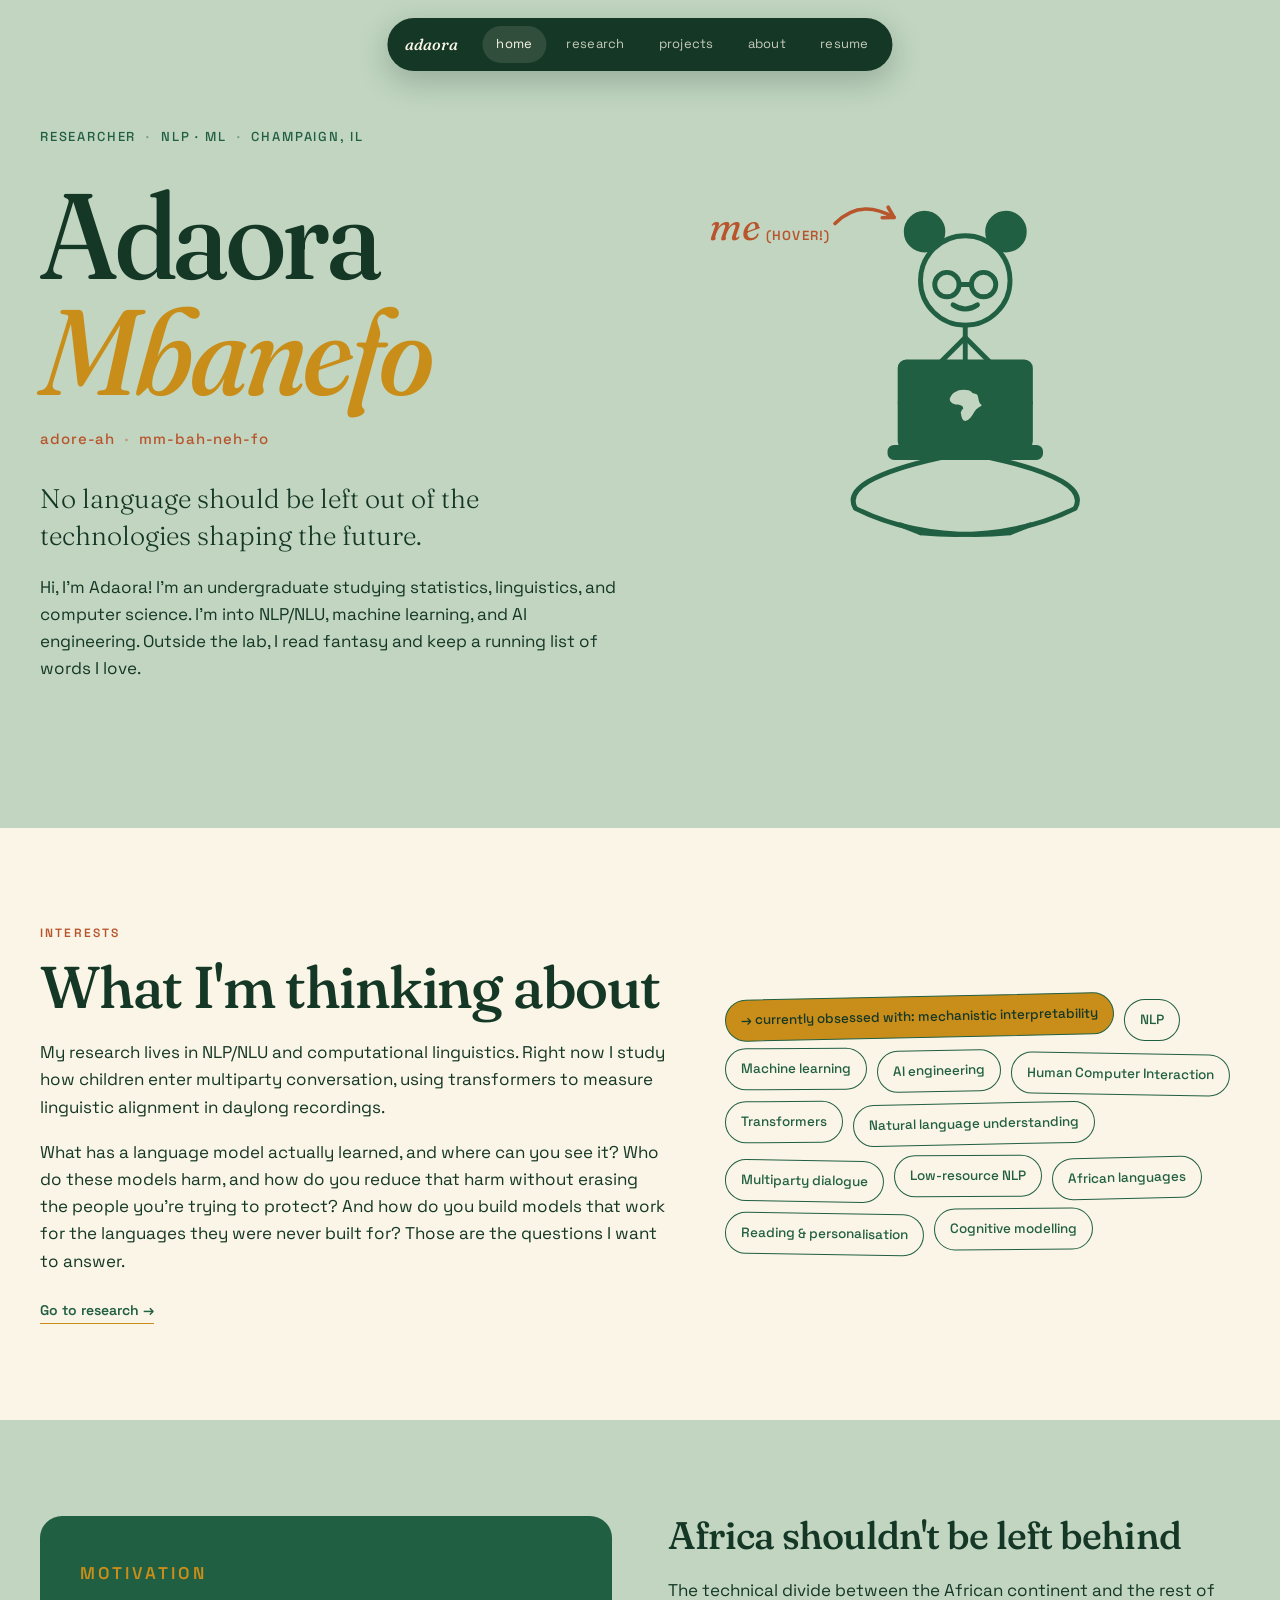
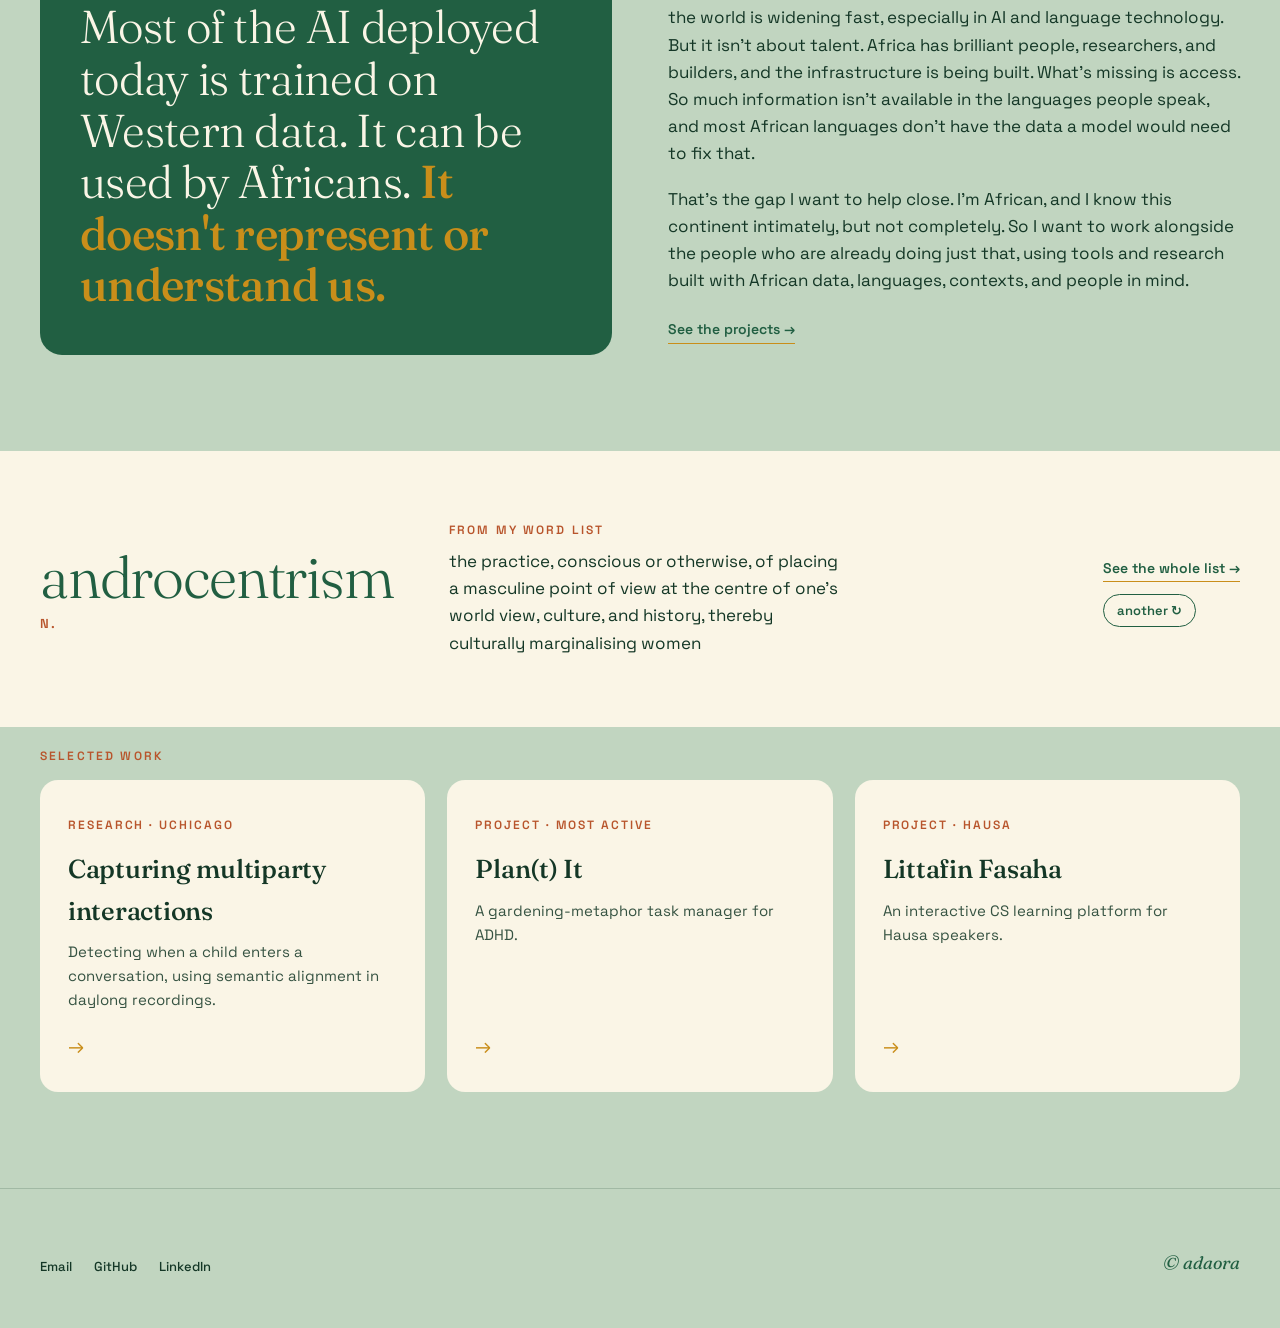
<file: index.html>
<!DOCTYPE html>
<html lang="en">
<head>
  <meta charset="UTF-8">
  <meta name="viewport" content="width=device-width, initial-scale=1.0">
  <title>Adaora Mbanefo</title>
  <meta name="description" content="Adaora Mbanefo is an undergraduate at UIUC. NLP, machine learning, AI engineering, and deep love of all things language.">
  <link rel="icon" href="/favicon.svg" type="image/svg+xml">
  <link rel="icon" href="/favicon-32.png" sizes="32x32" type="image/png">
  <link rel="apple-touch-icon" href="/apple-touch-icon.png">
  <link rel="preconnect" href="https://fonts.googleapis.com">
  <link rel="stylesheet" href="https://fonts.googleapis.com/css2?family=Fraunces:ital,opsz,wght,SOFT,WONK@0,9..144,300..700,0..100,0..1;1,9..144,300..700,0..100,0..1&family=Space+Grotesk:wght@400;500;600&display=swap">
  <link rel="stylesheet" href="/style.css">
</head>
<body>

<nav class="nav">
  <span class="brand">adaora</span>
  <a class="on" href="/">home</a><a href="/research/">research</a><a href="/projects/">projects</a><a href="/about/">about</a><a href="/resume/">resume</a>
</nav>

<main id="top">

<section class="hero">
  <div class="wrap split" style="grid-template-columns:1fr 1fr;gap:40px">
    <div>
      <p class="meta rv"><span>Researcher</span><span>NLP · ML</span><span>Champaign, IL</span></p>
      <h1 class="name">
        <span class="rv"><span class="w">Adaora<span class="say">adore-ah</span></span></span><br>
        <span class="rv d1"><span class="w last">Mbanefo<span class="say">mm-bah-neh-fo</span></span></span>
      </h1>
      <p class="say-line rv d2"><span>adore-ah</span><span class="dot">·</span><span>mm-bah-neh-fo</span></p>
      <p class="concept rv d2">No language should be left out of the technologies shaping the future.</p>
      <p class="bio rv d3">Hi, I'm Adaora! I'm an undergraduate studying statistics, linguistics, and computer science. I'm into NLP/NLU, machine learning, and AI engineering. Outside the lab, I read fantasy and keep a running list of words I love.</p>
    </div>
    <div class="fig rv d2"> 
      <svg viewBox="10 30 285 215" fill="none" stroke="#215f42" stroke-width="2.4" stroke-linecap="round" stroke-linejoin="round">
        <g class="me-note" font-family="'Fraunces',serif">
          <text x="34" y="52" font-size="19" font-style="italic" fill="#b8552c" stroke="none">me</text>
          <text x="62" y="52" font-size="6.5" font-family="'Space Grotesk',sans-serif" font-weight="600" letter-spacing=".6" fill="#b8552c" stroke="none">(HOVER!)</text>
          <path class="sq" d="M 96 44 C 106 34, 116 36, 125 41" stroke="#b8552c" stroke-width="1.8"/>
          <path class="sq2" d="M 122.1 36 L 125 41 L 119.2 41.2" stroke="#b8552c" stroke-width="1.8"/>
        </g>
        <g class="pose pose-a">
          <circle cx="140" cy="48" r="9" fill="#215f42"/><circle cx="180" cy="48" r="9" fill="#215f42"/><circle cx="160" cy="72" r="22"/>
          <circle cx="151" cy="74" r="6"/><circle cx="169" cy="74" r="6"/><line x1="157" y1="74" x2="163" y2="74"/><path d="M 154 84 Q 160 88 166 84"/>
          <line x1="160" y1="94" x2="160" y2="112"/><path d="M 160 100 L 128 132 L 134 152"/><path d="M 160 100 L 192 132 L 186 152"/>
          <rect x="128" y="112" width="64" height="42" rx="3" fill="#215f42"/>
          <path transform="translate(152 125) scale(0.16)" fill="#c1d5c0" stroke="none" d="M 18 12 L 30 6 L 45 4 L 60 6 L 68 10 L 72 14 L 85 18 L 88 22 L 90 30 L 92 40 L 96 48 L 100 50 L 99 54 L 92 58 L 84 64 L 78 72 L 72 82 L 66 90 L 58 97 L 50 100 L 44 98 L 40 92 L 38 84 L 36 74 L 40 66 L 44 62 L 42 56 L 36 52 L 28 50 L 20 50 L 10 46 L 4 40 L 2 32 L 6 24 L 10 18 L 14 14 Z"/>
          <rect x="123" y="154" width="74" height="5" rx="2" fill="#215f42"/>
          <path d="M 148 159 Q 98 170 106 184 Q 138 200 182 196"/><path d="M 172 159 Q 222 170 214 184 Q 182 200 138 196"/><path d="M 182 196 L 192 192"/><path d="M 138 196 L 128 192"/>
        </g>
        <g class="pose pose-b">
          <path d="M 28 197 L 70 197 L 74 180 L 34 178 Z" fill="#faf5e6"/><path d="M 28 197 L 70 197 L 74 214 L 34 216 Z" fill="#faf5e6"/><line x1="28" y1="197" x2="70" y2="197"/>
          <line x1="40" y1="194" x2="41" y2="184" stroke-width="1.4"/><line x1="48" y1="194" x2="49" y2="184" stroke-width="1.4"/><line x1="56" y1="194" x2="57" y2="184" stroke-width="1.4"/><line x1="64" y1="194" x2="65" y2="184" stroke-width="1.4"/>
          <line x1="40" y1="200" x2="41" y2="210" stroke-width="1.4"/><line x1="48" y1="200" x2="49" y2="210" stroke-width="1.4"/><line x1="56" y1="200" x2="57" y2="210" stroke-width="1.4"/><line x1="64" y1="200" x2="65" y2="210" stroke-width="1.4"/>
          <circle cx="96" cy="136" r="9" fill="#215f42"/><circle cx="114" cy="144" r="9" fill="#215f42"/><circle cx="100" cy="162" r="20"/>
          <circle cx="86" cy="168" r="6"/><line x1="92" y1="167" x2="106" y2="162"/>
          <line x1="114" y1="174" x2="186" y2="204"/><path d="M 118 178 L 98 203 L 72 199"/><path d="M 122 181 L 108 205 L 80 207"/>
          <path d="M 186 206 L 284 207"/><path d="M 186 202 L 232 199 L 246 158"/><path d="M 246 158 L 258 155"/>
          <rect x="196" y="226" width="56" height="8" rx="2" fill="#215f42"/>
        </g>
      </svg>
    </div>
  </div>
</section>

<section id="about" class="band">
  <div class="wrap split">
    <div>
      <p class="label rv">Interests</p>
      <h2 class="rv d1">What I'm thinking about</h2>
      <p class="rv d2">My research lives in NLP/NLU and computational linguistics. Right now I study how children enter multiparty conversation, using transformers to measure linguistic alignment in daylong recordings.</p>
      <p class="rv d2">What has a language model actually learned, and where can you see it? Who do these models harm, and how do you reduce that harm without erasing the people you're trying to protect? And how do you build models that work for the languages they were never built for? Those are the questions I want to answer.</p>
      <a class="small-link rv d3" href="/research/">Go to research →</a>
    </div>
    <div class="chips rv d2">
      <span class="chip hot">→ currently obsessed with: mechanistic interpretability</span>
      <span class="chip">NLP</span><span class="chip">Machine learning</span><span class="chip">AI engineering</span><span class="chip">Human Computer Interaction</span><span class="chip">Transformers</span><span class="chip">Natural language understanding</span><span class="chip">Multiparty dialogue</span><span class="chip">Low-resource NLP</span><span class="chip">African languages</span><span class="chip">Reading &amp; personalisation</span><span class="chip">Cognitive modelling</span>
    </div>
  </div>
</section>

<section>
  <div class="wrap split motiv" style="grid-template-columns:1fr 1fr;gap:56px;align-items:stretch">
    <div class="qblock rv">
      <p class="label">Motivation</p>
      <p class="quote">Most of the AI deployed today is trained on Western data. It can be used by Africans. <em>It doesn't represent or understand us.</em></p>
    </div>
    <div>
      <h2 class="rv d1" style="font-size:clamp(30px,3vw,40px)">Africa shouldn't be left behind</h2>
      <p class="rv d2">The technical divide between the African continent and the rest of the world is widening fast, especially in AI and language technology. But it isn't about talent. Africa has brilliant people, researchers, and builders, and the infrastructure is being built. What's missing is access. So much information isn't available in the languages people speak, and most African languages don't have the data a model would need to fix that.</p>
      <p class="rv d2">That's the gap I want to help close. I'm African, and I know this continent intimately, but not completely. So I want to work alongside the people who are already doing just that, using tools and research built with African data, languages, contexts, and people in mind.</p>
      <a class="small-link rv d3" href="/projects/">See the projects →</a>
    </div>
  </div>
</section>

<section class="band wordband" style="padding:70px 0">
  <div class="wrap wordrow rv">
    <div class="wword"><span id="w-word">…</span><em id="w-pos"></em></div>
    <div>
      <p class="label" style="margin-bottom:8px">From my word list</p>
      <p class="wdef" id="w-def">loading…</p>
    </div>
    <div class="wlinks"><a class="small-link" href="/words/">See the whole list →</a><button class="again" id="w-again" type="button">another ↻</button></div>
  </div>
</section>

<section id="work" style="padding-top:20px">
  <div class="wrap">
    <p class="label rv">Selected work</p>
    <div class="strip">
      <a class="card rv" href="/research/"><div><span class="k">Research · UChicago</span><h3>Capturing multiparty interactions</h3><p>Detecting when a child enters a conversation, using semantic alignment in daylong recordings.</p></div><span class="arrow">→</span></a>
      <a class="card rv d1" href="/projects/"><div><span class="k">Project · most active</span><h3>Plan(t) It</h3><p>A gardening-metaphor task manager for ADHD.</p></div><span class="arrow">→</span></a>
      <a class="card rv d2" href="/projects/"><div><span class="k">Project · Hausa</span><h3>Littafin Fasaha</h3><p>An interactive CS learning platform for Hausa speakers.</p></div><span class="arrow">→</span></a>
    </div>
  </div>
</section>

</main>

<footer>
  <div class="wrap">
    <div><a href="mailto:adaorambanefo@gmail.com">Email</a><a href="https://github.com/adodobird8" target="_blank" rel="noopener">GitHub</a><a href="https://www.linkedin.com/in/adaora-mbanefo" target="_blank" rel="noopener">LinkedIn</a></div>
    <div class="sig">&copy; adaora</div>
  </div>
</footer>

<script src="/words.js"></script>
<script>
(function(){const W=window.WORDS||[];let last=-1;function pick(){if(!W.length)return;let i;do{i=Math.floor(Math.random()*W.length)}while(W.length>1&&i===last);last=i;const w=W[i];document.getElementById("w-word").textContent=w[0];document.getElementById("w-pos").textContent=w[1]||"";document.getElementById("w-def").textContent=w[2]}pick();document.getElementById("w-again").addEventListener("click",pick)})();
</script>
<script src="/script.js"></script>
</body>
</html>
</file>
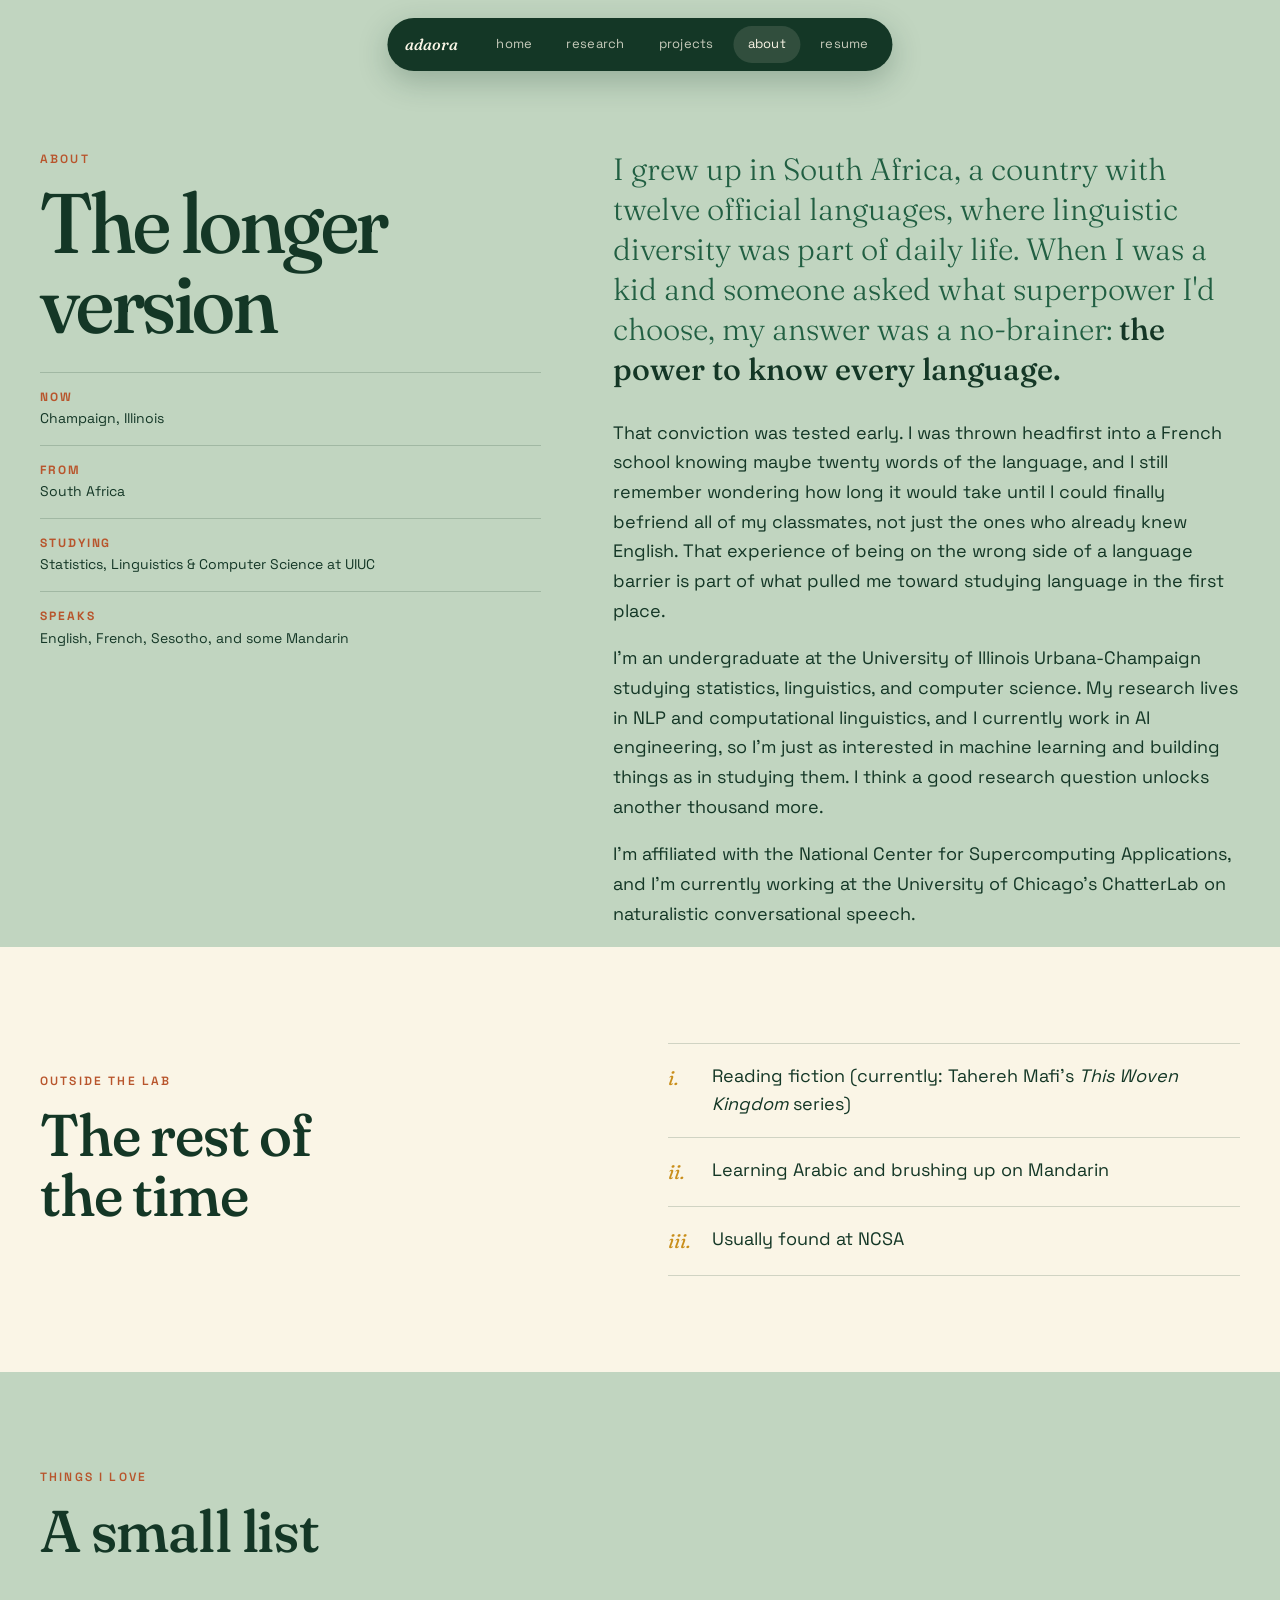
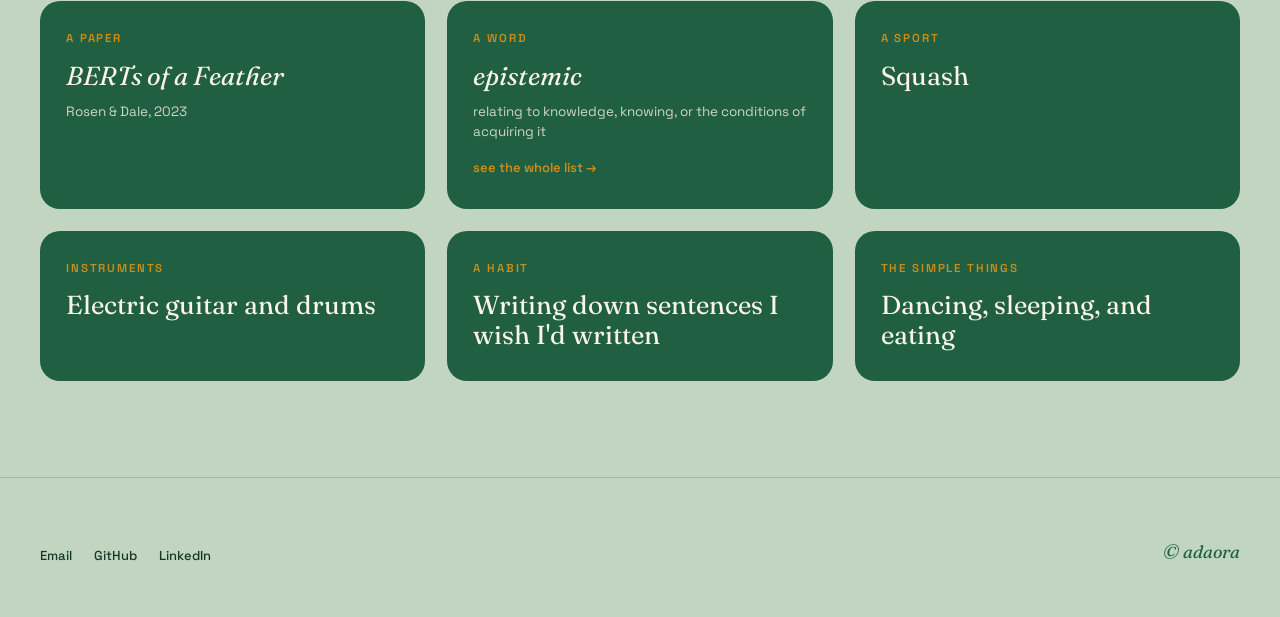
<file: about/index.html>
<!DOCTYPE html>
<html lang="en">
<head>
  <meta charset="UTF-8">
  <meta name="viewport" content="width=device-width, initial-scale=1.0">
  <title>About — Adaora Mbanefo</title>
  <meta name="description" content="Adaora Mbanefo is an undergraduate at UIUC. NLP, machine learning, AI engineering, and deep love of all things language.">
  <link rel="icon" href="/favicon.svg" type="image/svg+xml">
  <link rel="icon" href="/favicon-32.png" sizes="32x32" type="image/png">
  <link rel="apple-touch-icon" href="/apple-touch-icon.png">
  <link rel="preconnect" href="https://fonts.googleapis.com">
  <link rel="stylesheet" href="https://fonts.googleapis.com/css2?family=Fraunces:ital,opsz,wght,SOFT,WONK@0,9..144,300..700,0..100,0..1;1,9..144,300..700,0..100,0..1&family=Space+Grotesk:wght@400;500;600&display=swap">
  <link rel="stylesheet" href="/style.css">
  <style>
.fig{width:100%;max-width:560px;justify-self:end;cursor:default;margin-right:-30px}
.page-head{padding:150px 0 40px}
.page-head h1{font-size:clamp(56px,7vw,96px);line-height:.95;letter-spacing:-.025em}
.page-head .sub{font-size:18px;color:var(--forest);margin-top:18px;max-width:50ch}
.entry{display:grid;grid-template-columns:300px 1fr;gap:56px;padding:64px 0;border-top:1px solid rgba(20,55,38,.16)}
.entry:first-of-type{border-top:0}
.entry .meta{font-size:13px;line-height:1.7}
.entry .meta .lab{font-weight:600;color:var(--ink);font-size:15px;margin-bottom:6px;display:block}
.entry .meta .when{color:var(--rust);font-weight:600;letter-spacing:.08em;text-transform:uppercase;font-size:11.5px;display:block;margin-bottom:12px}
.entry .meta .with{color:var(--forest);opacity:.9}
.entry h2{font-size:clamp(28px,2.6vw,38px);line-height:1.1;margin-bottom:18px}
.entry p{font-size:16.5px;max-width:62ch}
.entry .file{display:inline-flex;align-items:center;gap:8px;margin-top:10px;font-size:14px;font-weight:600;color:var(--ink);text-decoration:none;padding:9px 14px;border:1.5px solid var(--forest);border-radius:999px;transition:.2s}
.entry .file:hover{background:var(--forest);color:var(--cream)}
section.list{display:block;padding:0 0 80px}
/* research v2 */
.page-head{padding:150px 0 56px}
.page-head .grid{display:grid;grid-template-columns:1.1fr .9fr;gap:56px;align-items:end}
.page-head h1{font-size:clamp(56px,7.4vw,104px);line-height:.92;letter-spacing:-.03em}
.page-head .q{font-family:var(--display);font-weight:300;font-size:clamp(22px,2.2vw,30px);line-height:1.3;color:var(--forest);margin:0}
.page-head .q b{font-weight:500;color:var(--ink)}

/* featured */
.featured{background:var(--forest);color:var(--cream);border-radius:26px;padding:56px 56px 52px;display:grid;grid-template-columns:1.15fr .85fr;gap:56px;margin-bottom:40px}
.featured .label{color:var(--mustard)}
.featured h2{font-size:clamp(34px,3.4vw,48px);line-height:1.04;color:var(--cream);margin-bottom:22px}
.featured p{color:rgba(250,245,230,.88);font-size:16.5px}
.featured .side{border-left:1px solid rgba(250,245,230,.22);padding-left:40px;display:flex;flex-direction:column;justify-content:flex-start}
.featured .kv{font-size:14px;line-height:1.7;color:rgba(250,245,230,.8)}
.featured .kv b{display:block;color:var(--cream);font-weight:600;font-size:15px}
.featured .kv+.kv{margin-top:18px}
.featured .stat{font-family:var(--display);font-weight:300;font-size:64px;line-height:1;color:var(--mustard);margin:30px 0 6px}
.featured .statl{font-size:13px;letter-spacing:.14em;text-transform:uppercase;color:rgba(250,245,230,.75);font-weight:600}
.featured .file,.ecard .file{display:inline-block;border:1.5px solid var(--mustard);color:var(--cream);padding:10px 16px;border-radius:999px;font-weight:600;font-size:14px;text-decoration:none;transition:.2s}
.featured .file{margin-top:28px;align-self:flex-start}
.ecard .file{border-color:var(--forest);color:var(--forest)}
.ecard .file:hover{background:var(--forest);color:var(--cream)}
.featured .file:hover{background:var(--mustard);color:var(--ink)}

/* other entries as cream cards */
.more{display:grid;grid-template-columns:repeat(3,1fr);gap:22px}
.ecard{background:var(--cream);border-radius:20px;padding:32px 30px;display:flex;flex-direction:column;transition:.25s}
.ecard:hover{transform:translateY(-4px);box-shadow:0 18px 40px rgba(20,55,38,.14)}
.ecard .when{color:var(--rust);font-weight:600;letter-spacing:.12em;text-transform:uppercase;font-size:11.5px}
.ecard .lab{font-weight:600;font-size:14px;margin:6px 0 16px;color:var(--forest)}
.ecard h3{font-family:var(--display);font-weight:500;font-size:24px;line-height:1.12;margin:0 0 12px;letter-spacing:-.01em}
.ecard p{font-size:15px;opacity:.88;flex:1}
.ecard .with{font-size:13px;color:var(--forest);margin-top:14px}
.ecard .file{margin-top:16px;align-self:flex-start;font-size:13px;padding:8px 13px}
section.list{display:block;padding:0 0 100px}
@media(max-width:900px){.page-head .grid,.featured{grid-template-columns:1fr}.featured .side{border-left:0;padding-left:0;border-top:1px solid rgba(250,245,230,.22);padding-top:28px}.more{grid-template-columns:1fr}}
.about{display:grid;grid-template-columns:1fr 1.25fr;gap:72px;align-items:start}
.about .side{position:sticky;top:120px}
.about .side h1{font-size:clamp(56px,6.6vw,92px);line-height:.95;letter-spacing:-.03em;margin-bottom:28px}
.about .side .fact{font-size:14px;line-height:1.7;border-top:1px solid rgba(20,55,38,.18);padding:14px 0}
.about .side .fact b{display:block;font-size:12px;letter-spacing:.16em;text-transform:uppercase;color:var(--rust)}
.about .prose p{font-size:18px;line-height:1.65;max-width:none}
.about .prose p:first-child{font-family:var(--display);font-weight:300;font-size:clamp(26px,2.4vw,34px);line-height:1.3;color:var(--forest);margin-bottom:28px}
.about .prose p:first-child b{font-weight:500;color:var(--ink)}
.outside{display:grid;grid-template-columns:1fr 1fr;gap:56px;align-items:center}
.outside ul{list-style:none;padding:0;margin:0}
.outside li{font-size:18px;padding:18px 0;border-top:1px solid rgba(20,55,38,.18);display:flex;gap:16px}
.outside li:last-child{border-bottom:1px solid rgba(20,55,38,.18)}
.outside li span{color:var(--mustard);font-family:var(--display);font-style:italic;font-size:20px;min-width:28px}
.love{display:grid;grid-template-columns:repeat(3,1fr);gap:22px}
a.lcard{text-decoration:none;color:var(--cream)}
.lcard .more{display:block;font-size:13px;font-weight:600;color:var(--mustard);margin-top:16px;white-space:nowrap}
.lcard{background:var(--forest);color:var(--cream);border-radius:20px;padding:28px 26px 30px;display:flex;flex-direction:column;justify-content:flex-start;transition:.25s}
.lcard:hover{transform:translateY(-4px) rotate(-.6deg)}
.lcard:nth-child(even):hover{transform:translateY(-4px) rotate(.6deg)}
.lcard .k{font-size:11.5px;letter-spacing:.16em;text-transform:uppercase;color:var(--mustard);font-weight:600}
.lcard .v{font-family:var(--display);font-weight:400;font-size:26px;line-height:1.15;margin-top:14px}
.lcard .v small{display:block;font-family:var(--sans);font-size:13.5px;opacity:.8;margin-top:10px;line-height:1.5;font-weight:400}
@media(max-width:900px){.about,.outside{grid-template-columns:1fr}.about .side{position:static}.love{grid-template-columns:1fr 1fr}}
  </style>
</head>
<body>
<nav class="nav">
  <span class="brand">adaora</span>
  <a href="/">home</a><a href="/research/">research</a><a href="/projects/">projects</a><a href="/about/" class="on">about</a><a href="/resume/">resume</a>
</nav>

<main>
<section class="page-head" style="display:block;padding-bottom:0">
  <div class="wrap about">
    <div class="side rv">
      <p class="label">About</p>
      <h1>The longer<br>version</h1>
      <div class="fact"><b>Now</b>Champaign, Illinois</div>
      <div class="fact"><b>From</b>South Africa</div>
      <div class="fact"><b>Studying</b>Statistics, Linguistics &amp; Computer Science at UIUC</div>
      <div class="fact"><b>Speaks</b>English, French, Sesotho, and some Mandarin</div>
    </div>
    <div class="prose rv d1">
      <p>I grew up in South Africa, a country with twelve official languages, where linguistic diversity was part of daily life. When I was a kid and someone asked what superpower I'd choose, my answer was a no-brainer: <b>the power to know every language.</b></p>
      <p>That conviction was tested early. I was thrown headfirst into a French school knowing maybe twenty words of the language, and I still remember wondering how long it would take until I could finally befriend all of my classmates, not just the ones who already knew English. That experience of being on the wrong side of a language barrier is part of what pulled me toward studying language in the first place.</p>
      <p>I'm an undergraduate at the University of Illinois Urbana-Champaign studying statistics, linguistics, and computer science. My research lives in NLP and computational linguistics, and I currently work in AI engineering, so I'm just as interested in machine learning and building things as in studying them. I think a good research question unlocks another thousand more.</p>
      <p>I'm affiliated with the National Center for Supercomputing Applications, and I'm currently working at the University of Chicago's ChatterLab on naturalistic conversational speech.</p>
    </div>
  </div>
</section>

<section class="band" style="display:block">
  <div class="wrap outside">
    <div class="rv">
      <p class="label">Outside the lab</p>
      <h2>The rest of<br>the time</h2>
    </div>
    <ul class="rv d1">
      <li><span>i.</span><div>Reading fiction (currently: Tahereh Mafi's <em>This Woven Kingdom</em> series)</div></li>
      <li><span>ii.</span><div>Learning Arabic and brushing up on Mandarin</div></li>
      <li><span>iii.</span><div>Usually found at NCSA</div></li>
    </ul>
  </div>
</section>

<section style="display:block">
  <div class="wrap">
    <p class="label rv">Things I love</p>
    <h2 class="rv d1" style="margin-bottom:40px">A small list</h2>
    <div class="love">
      <div class="lcard rv"><div class="k">a paper</div><div class="v"><em>BERTs of a Feather</em><small>Rosen &amp; Dale, 2023</small></div></div>
      <a class="lcard rv d1" href="/words/"><div class="k">a word</div><div class="v"><em>epistemic</em><small>relating to knowledge, knowing, or the conditions of acquiring it</small></div><span class="more">see the whole list →</span></a>
      <div class="lcard rv d2"><div class="k">a sport</div><div class="v">Squash</div></div>
      <div class="lcard rv d3"><div class="k">instruments</div><div class="v">Electric guitar and drums</div></div>
      <div class="lcard rv"><div class="k">a habit</div><div class="v">Writing down sentences I wish I'd written</div></div>
      <div class="lcard rv d1"><div class="k">the simple things</div><div class="v">Dancing, sleeping, and eating</div></div>
    </div>
  </div>
</section>
</main>
<footer>
  <div class="wrap">
    <div><a href="mailto:adaorambanefo@gmail.com">Email</a><a href="https://github.com/adodobird8" target="_blank" rel="noopener">GitHub</a><a href="https://www.linkedin.com/in/adaora-mbanefo" target="_blank" rel="noopener">LinkedIn</a></div>
    <div class="sig">&copy; adaora</div>
  </div>
</footer>
<script src="/script.js"></script>
</body>
</html>
</file>
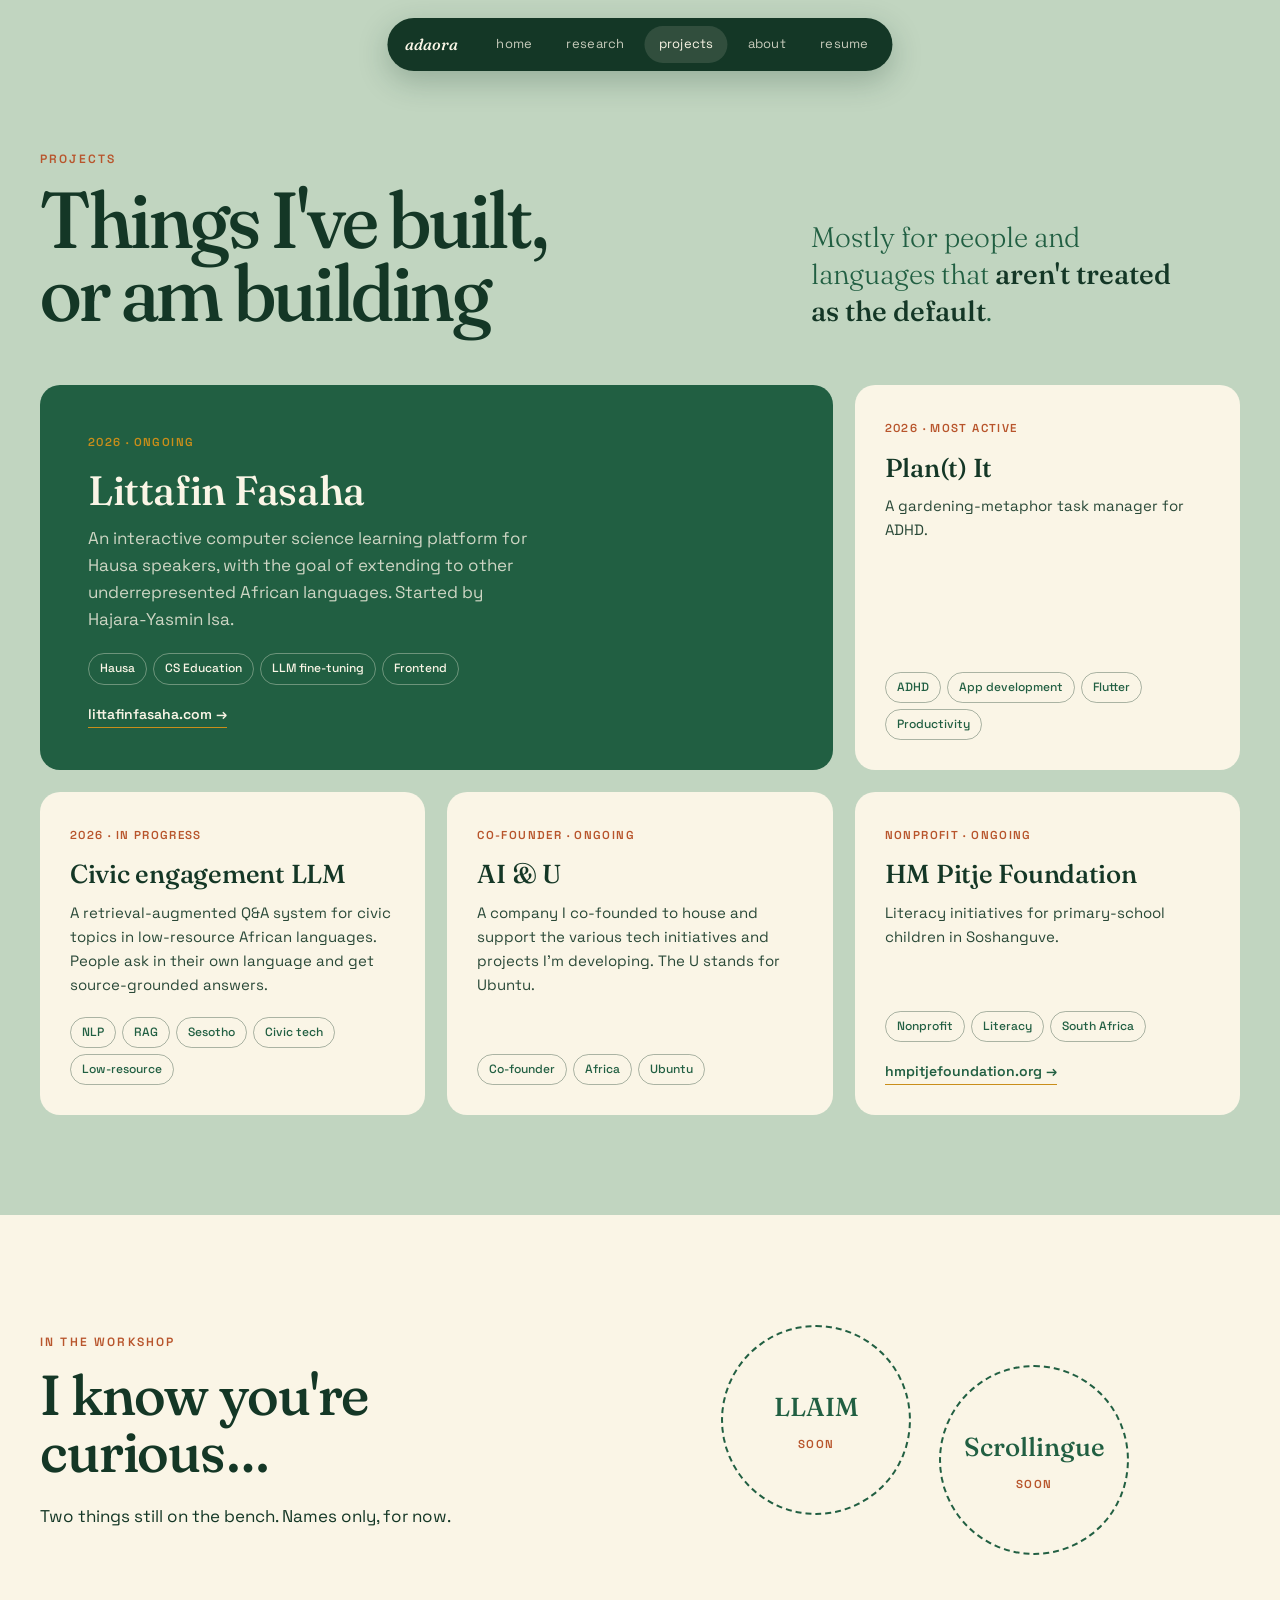
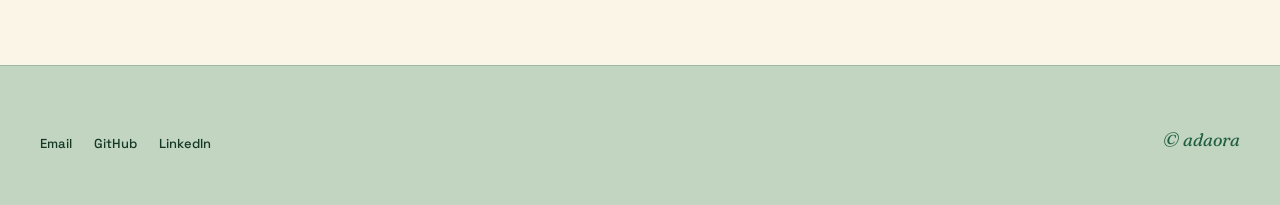
<file: projects/index.html>
<!DOCTYPE html>
<html lang="en">
<head>
  <meta charset="UTF-8">
  <meta name="viewport" content="width=device-width, initial-scale=1.0">
  <title>Projects — Adaora Mbanefo</title>
  <meta name="description" content="Adaora Mbanefo is an undergraduate at UIUC. NLP, machine learning, AI engineering, and deep love of all things language.">
  <link rel="icon" href="/favicon.svg" type="image/svg+xml">
  <link rel="icon" href="/favicon-32.png" sizes="32x32" type="image/png">
  <link rel="apple-touch-icon" href="/apple-touch-icon.png">
  <link rel="preconnect" href="https://fonts.googleapis.com">
  <link rel="stylesheet" href="https://fonts.googleapis.com/css2?family=Fraunces:ital,opsz,wght,SOFT,WONK@0,9..144,300..700,0..100,0..1;1,9..144,300..700,0..100,0..1&family=Space+Grotesk:wght@400;500;600&display=swap">
  <link rel="stylesheet" href="/style.css">
  <style>
.fig{width:100%;max-width:560px;justify-self:end;cursor:default;margin-right:-30px}
.page-head{padding:150px 0 40px}
.page-head h1{font-size:clamp(56px,7vw,96px);line-height:.95;letter-spacing:-.025em}
.page-head .sub{font-size:18px;color:var(--forest);margin-top:18px;max-width:50ch}
.entry{display:grid;grid-template-columns:300px 1fr;gap:56px;padding:64px 0;border-top:1px solid rgba(20,55,38,.16)}
.entry:first-of-type{border-top:0}
.entry .meta{font-size:13px;line-height:1.7}
.entry .meta .lab{font-weight:600;color:var(--ink);font-size:15px;margin-bottom:6px;display:block}
.entry .meta .when{color:var(--rust);font-weight:600;letter-spacing:.08em;text-transform:uppercase;font-size:11.5px;display:block;margin-bottom:12px}
.entry .meta .with{color:var(--forest);opacity:.9}
.entry h2{font-size:clamp(28px,2.6vw,38px);line-height:1.1;margin-bottom:18px}
.entry p{font-size:16.5px;max-width:62ch}
.entry .file{display:inline-flex;align-items:center;gap:8px;margin-top:10px;font-size:14px;font-weight:600;color:var(--ink);text-decoration:none;padding:9px 14px;border:1.5px solid var(--forest);border-radius:999px;transition:.2s}
.entry .file:hover{background:var(--forest);color:var(--cream)}
section.list{display:block;padding:0 0 80px}
/* research v2 */
.page-head{padding:150px 0 56px}
.page-head .grid{display:grid;grid-template-columns:1.1fr .9fr;gap:56px;align-items:end}
.page-head h1{font-size:clamp(56px,7.4vw,104px);line-height:.92;letter-spacing:-.03em}
.page-head .q{font-family:var(--display);font-weight:300;font-size:clamp(22px,2.2vw,30px);line-height:1.3;color:var(--forest);margin:0}
.page-head .q b{font-weight:500;color:var(--ink)}

/* featured */
.featured{background:var(--forest);color:var(--cream);border-radius:26px;padding:56px 56px 52px;display:grid;grid-template-columns:1.15fr .85fr;gap:56px;margin-bottom:40px}
.featured .label{color:var(--mustard)}
.featured h2{font-size:clamp(34px,3.4vw,48px);line-height:1.04;color:var(--cream);margin-bottom:22px}
.featured p{color:rgba(250,245,230,.88);font-size:16.5px}
.featured .side{border-left:1px solid rgba(250,245,230,.22);padding-left:40px;display:flex;flex-direction:column;justify-content:flex-start}
.featured .kv{font-size:14px;line-height:1.7;color:rgba(250,245,230,.8)}
.featured .kv b{display:block;color:var(--cream);font-weight:600;font-size:15px}
.featured .kv+.kv{margin-top:18px}
.featured .stat{font-family:var(--display);font-weight:300;font-size:64px;line-height:1;color:var(--mustard);margin:30px 0 6px}
.featured .statl{font-size:13px;letter-spacing:.14em;text-transform:uppercase;color:rgba(250,245,230,.75);font-weight:600}
.featured .file,.ecard .file{display:inline-block;border:1.5px solid var(--mustard);color:var(--cream);padding:10px 16px;border-radius:999px;font-weight:600;font-size:14px;text-decoration:none;transition:.2s}
.featured .file{margin-top:28px;align-self:flex-start}
.ecard .file{border-color:var(--forest);color:var(--forest)}
.ecard .file:hover{background:var(--forest);color:var(--cream)}
.featured .file:hover{background:var(--mustard);color:var(--ink)}

/* other entries as cream cards */
.more{display:grid;grid-template-columns:repeat(3,1fr);gap:22px}
.ecard{background:var(--cream);border-radius:20px;padding:32px 30px;display:flex;flex-direction:column;transition:.25s}
.ecard:hover{transform:translateY(-4px);box-shadow:0 18px 40px rgba(20,55,38,.14)}
.ecard .when{color:var(--rust);font-weight:600;letter-spacing:.12em;text-transform:uppercase;font-size:11.5px}
.ecard .lab{font-weight:600;font-size:14px;margin:6px 0 16px;color:var(--forest)}
.ecard h3{font-family:var(--display);font-weight:500;font-size:24px;line-height:1.12;margin:0 0 12px;letter-spacing:-.01em}
.ecard p{font-size:15px;opacity:.88;flex:1}
.ecard .with{font-size:13px;color:var(--forest);margin-top:14px}
.ecard .file{margin-top:16px;align-self:flex-start;font-size:13px;padding:8px 13px}
section.list{display:block;padding:0 0 100px}
@media(max-width:900px){.page-head .grid,.featured{grid-template-columns:1fr}.featured .side{border-left:0;padding-left:0;border-top:1px solid rgba(250,245,230,.22);padding-top:28px}.more{grid-template-columns:1fr}}
.page-head .grid{grid-template-columns:1.25fr .75fr;align-items:end}
.page-head h1{font-size:clamp(48px,6.2vw,86px)}
.page-head .q{max-width:22ch}
.pgrid{display:grid;grid-template-columns:repeat(3,1fr);gap:22px}
.pcard{background:var(--cream);border-radius:20px;padding:34px 30px 30px;display:flex;flex-direction:column;transition:.25s;position:relative}
.pcard:hover{transform:translateY(-4px);box-shadow:0 18px 40px rgba(20,55,38,.14)}
.pcard.big{grid-column:span 2;background:var(--forest);color:var(--cream);padding:48px 48px 42px}
.pcard.big .when{color:var(--mustard)}
.pcard.big h3{font-size:clamp(34px,3.2vw,46px);color:var(--cream)}
.pcard.big p{color:rgba(250,245,230,.88);font-size:17px;max-width:40ch}
.pcard.big .tag{border-color:rgba(250,245,230,.35);color:var(--cream)}
.pcard .when{color:var(--rust);font-weight:600;letter-spacing:.12em;text-transform:uppercase;font-size:11.5px;margin-bottom:16px}
.pcard h3{font-family:var(--display);font-weight:500;font-size:26px;line-height:1.1;margin:0 0 12px;letter-spacing:-.01em}
.pcard p{font-size:15px;opacity:.9;flex:1;margin-bottom:20px}
.tags{display:flex;flex-wrap:wrap;gap:6px}
.tag{font-size:12px;font-weight:500;padding:5px 11px;border-radius:999px;border:1px solid rgba(20,55,38,.35);color:var(--forest)}
.pcard .go{margin-top:18px;font-size:14px;font-weight:600;color:var(--forest);text-decoration:none;border-bottom:1.5px solid var(--mustard);align-self:flex-start;padding-bottom:2px}
.pcard.big .go{color:var(--cream)}
.pcard.big p{flex:0}
.workshop{display:grid;grid-template-columns:.9fr 1.1fr;gap:56px;align-items:center;padding:110px 40px}
.workshop h2{font-size:clamp(40px,4.4vw,60px)}
.bubbles{display:flex;gap:28px;justify-content:center;flex-wrap:wrap}
.bubble{width:190px;height:190px;border-radius:50%;border:2px dashed var(--forest);display:flex;align-items:center;justify-content:center;flex-direction:column;font-family:var(--display);font-weight:500;font-size:26px;color:var(--forest);transition:.3s;cursor:default;animation:bob 6s ease-in-out infinite}
.bubble small{font-family:var(--sans);font-size:11.5px;letter-spacing:.14em;text-transform:uppercase;font-weight:600;color:var(--rust);margin-top:6px}
.bubble:nth-child(2){animation-delay:-3s;margin-top:40px}
.bubble:hover{background:var(--cream);border-style:solid;transform:scale(1.05)}
@keyframes bob{0%,100%{transform:translateY(0)}50%{transform:translateY(-10px)}}
@media(max-width:900px){.pgrid{grid-template-columns:1fr}.pcard.big{grid-column:span 1}.workshop{grid-template-columns:1fr}}
  </style>
</head>
<body>
<nav class="nav">
  <span class="brand">adaora</span>
  <a href="/">home</a><a href="/research/">research</a><a href="/projects/" class="on">projects</a><a href="/about/">about</a><a href="/resume/">resume</a>
</nav>

<main>
<section class="page-head" style="display:block">
  <div class="wrap grid">
    <div>
      <p class="label rv">Projects</p>
      <h1 class="rv d1">Things I've built,<br>or am building</h1>
    </div>
    <p class="q rv d2">Mostly for people and languages that <b>aren't treated as the default</b>.</p>
  </div>
</section>

<section class="list">
  <div class="wrap">
    <div class="pgrid">
      <article class="pcard big rv">
        <div class="when">2026 · ongoing</div>
        <h3>Littafin Fasaha</h3>
        <p>An interactive computer science learning platform for Hausa speakers, with the goal of extending to other underrepresented African languages. Started by Hajara-Yasmin Isa.</p>
        <div class="tags"><span class="tag">Hausa</span><span class="tag">CS Education</span><span class="tag">LLM fine-tuning</span><span class="tag">Frontend</span></div>
        <a class="go" href="https://littafinfasaha.com/" target="_blank" rel="noopener">littafinfasaha.com →</a>
      </article>
      <article class="pcard rv d1">
        <div class="when">2026 · most active</div>
        <h3>Plan(t) It</h3>
        <p>A gardening-metaphor task manager for ADHD.</p>
        <div class="tags"><span class="tag">ADHD</span><span class="tag">App development</span><span class="tag">Flutter</span><span class="tag">Productivity</span></div>
      </article>
      <article class="pcard rv">
        <div class="when">2026 · in progress</div>
        <h3>Civic engagement LLM</h3>
        <p>A retrieval-augmented Q&amp;A system for civic topics in low-resource African languages. People ask in their own language and get source-grounded answers.</p>
        <div class="tags"><span class="tag">NLP</span><span class="tag">RAG</span><span class="tag">Sesotho</span><span class="tag">Civic tech</span><span class="tag">Low-resource</span></div>
      </article>
      <article class="pcard rv d1">
        <div class="when">Co-founder · ongoing</div>
        <h3>AI &amp; U</h3>
        <p>A company I co-founded to house and support the various tech initiatives and projects I'm developing. The U stands for Ubuntu.</p>
        <div class="tags"><span class="tag">Co-founder</span><span class="tag">Africa</span><span class="tag">Ubuntu</span></div>
      </article>
      <article class="pcard rv d2">
        <div class="when">Nonprofit · ongoing</div>
        <h3>HM Pitje Foundation</h3>
        <p>Literacy initiatives for primary-school children in Soshanguve.</p>
        <div class="tags"><span class="tag">Nonprofit</span><span class="tag">Literacy</span><span class="tag">South Africa</span></div>
        <a class="go" href="https://hmpitjefoundation.org/" target="_blank" rel="noopener">hmpitjefoundation.org →</a>
      </article>
    </div>
  </div>
</section>

<section class="band" style="display:block;padding:0">
  <div class="wrap workshop">
    <div class="rv">
      <p class="label">In the workshop</p>
      <h2>I know you're<br>curious…</h2>
      <p>Two things still on the bench. Names only, for now.</p>
    </div>
    <div class="bubbles rv d1">
      <div class="bubble">LLAIM<small>soon</small></div>
      <div class="bubble">Scrollingue<small>soon</small></div>
    </div>
  </div>
</section>
</main>
<footer>
  <div class="wrap">
    <div><a href="mailto:adaorambanefo@gmail.com">Email</a><a href="https://github.com/adodobird8" target="_blank" rel="noopener">GitHub</a><a href="https://www.linkedin.com/in/adaora-mbanefo" target="_blank" rel="noopener">LinkedIn</a></div>
    <div class="sig">&copy; adaora</div>
  </div>
</footer>
<script src="/script.js"></script>
</body>
</html>
</file>
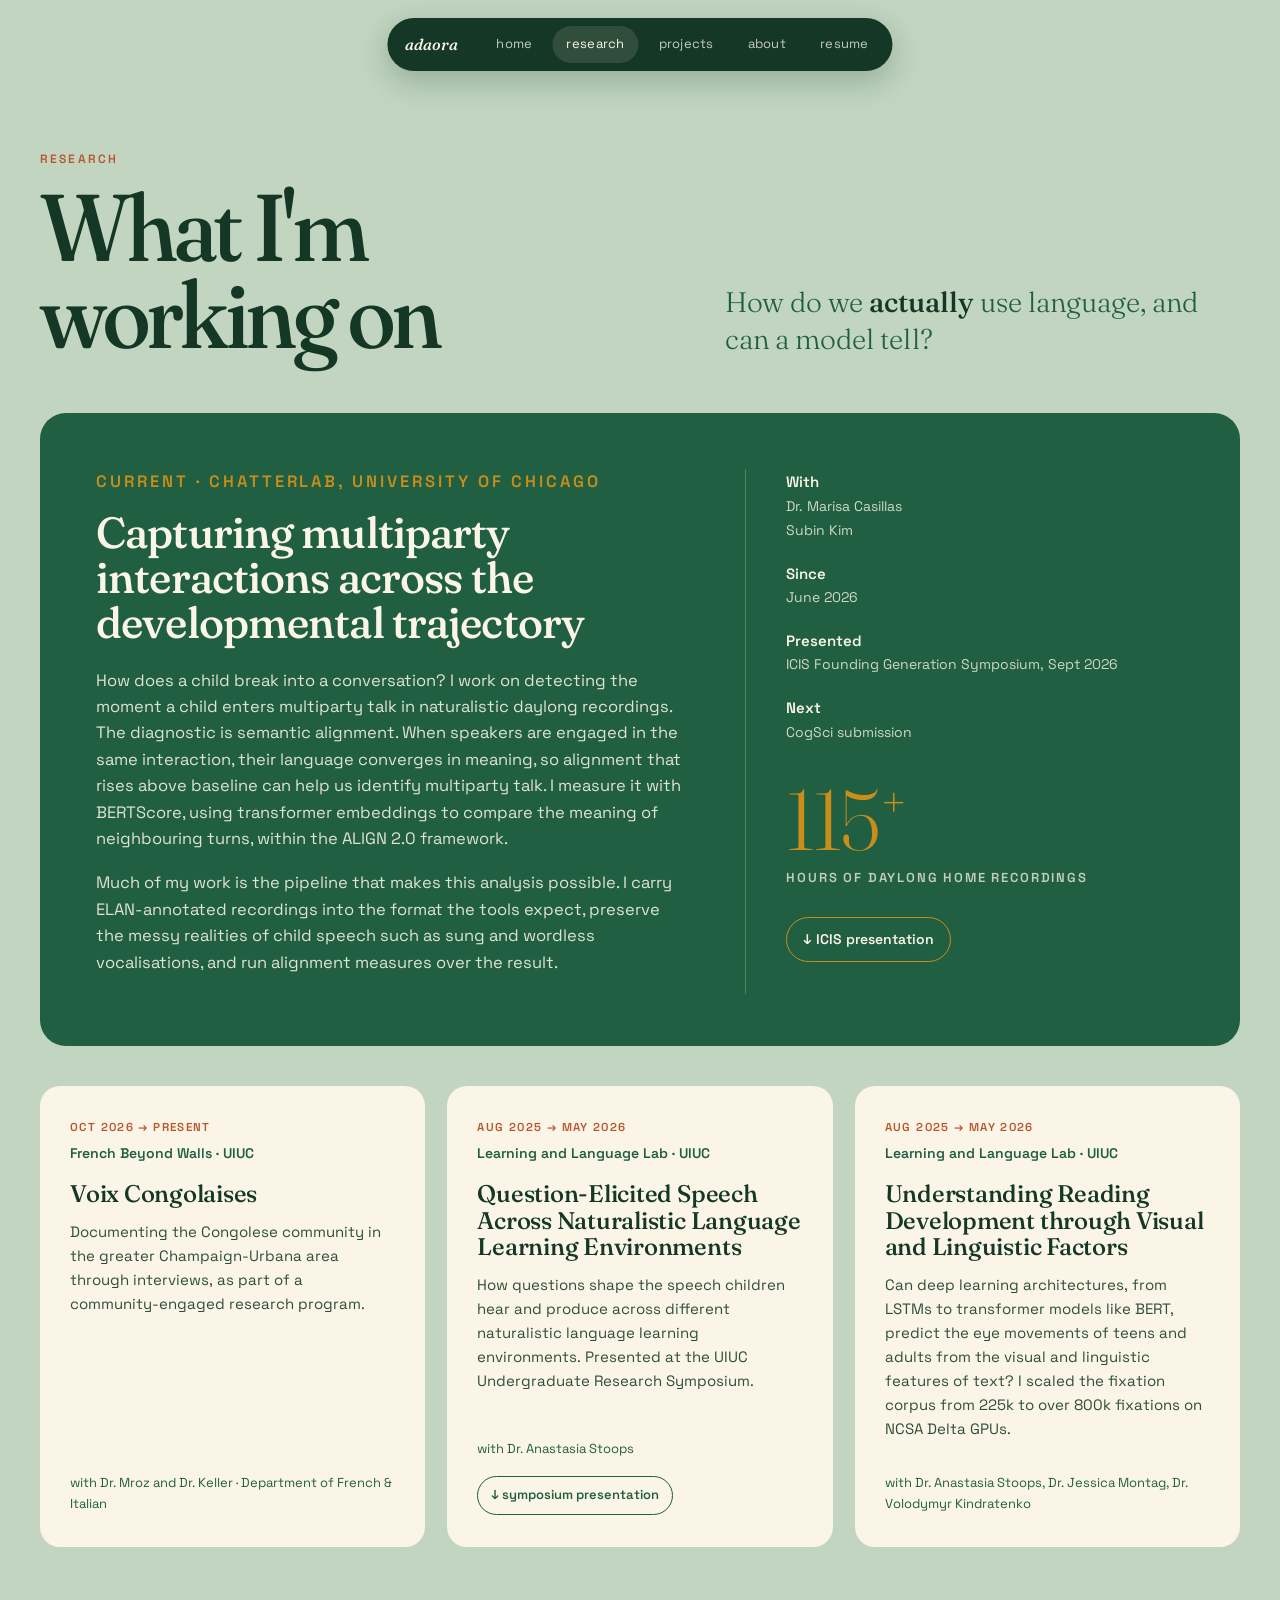
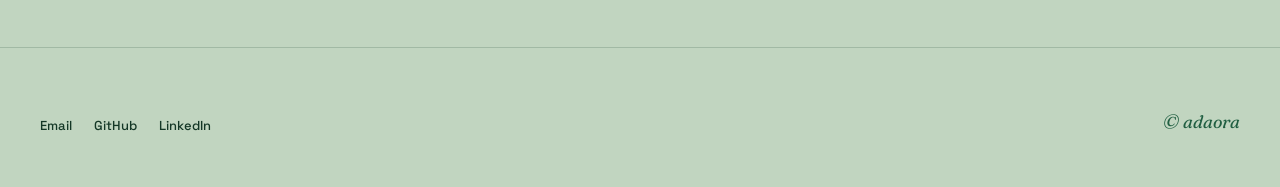
<file: research/index.html>
<!DOCTYPE html>
<html lang="en">
<head>
  <meta charset="UTF-8">
  <meta name="viewport" content="width=device-width, initial-scale=1.0">
  <title>Research — Adaora Mbanefo</title>
  <meta name="description" content="Adaora Mbanefo is an undergraduate at UIUC. NLP, machine learning, AI engineering, and deep love of all things language.">
  <link rel="icon" href="/favicon.svg" type="image/svg+xml">
  <link rel="icon" href="/favicon-32.png" sizes="32x32" type="image/png">
  <link rel="apple-touch-icon" href="/apple-touch-icon.png">
  <link rel="preconnect" href="https://fonts.googleapis.com">
  <link rel="stylesheet" href="https://fonts.googleapis.com/css2?family=Fraunces:ital,opsz,wght,SOFT,WONK@0,9..144,300..700,0..100,0..1;1,9..144,300..700,0..100,0..1&family=Space+Grotesk:wght@400;500;600&display=swap">
  <link rel="stylesheet" href="/style.css">
  <style>
.fig{width:100%;max-width:560px;justify-self:end;cursor:default;margin-right:-30px}
.page-head{padding:150px 0 40px}
.page-head h1{font-size:clamp(56px,7vw,96px);line-height:.95;letter-spacing:-.025em}
.page-head .sub{font-size:18px;color:var(--forest);margin-top:18px;max-width:50ch}
.entry{display:grid;grid-template-columns:300px 1fr;gap:56px;padding:64px 0;border-top:1px solid rgba(20,55,38,.16)}
.entry:first-of-type{border-top:0}
.entry .meta{font-size:13px;line-height:1.7}
.entry .meta .lab{font-weight:600;color:var(--ink);font-size:15px;margin-bottom:6px;display:block}
.entry .meta .when{color:var(--rust);font-weight:600;letter-spacing:.08em;text-transform:uppercase;font-size:11.5px;display:block;margin-bottom:12px}
.entry .meta .with{color:var(--forest);opacity:.9}
.entry h2{font-size:clamp(28px,2.6vw,38px);line-height:1.1;margin-bottom:18px}
.entry p{font-size:16.5px;max-width:62ch}
.entry .file{display:inline-flex;align-items:center;gap:8px;margin-top:10px;font-size:14px;font-weight:600;color:var(--ink);text-decoration:none;padding:9px 14px;border:1.5px solid var(--forest);border-radius:999px;transition:.2s}
.entry .file:hover{background:var(--forest);color:var(--cream)}
section.list{display:block;padding:0 0 80px}
/* research v2 */
.page-head{padding:150px 0 56px}
.page-head .grid{display:grid;grid-template-columns:1.1fr .9fr;gap:56px;align-items:end}
.page-head h1{font-size:clamp(56px,7.4vw,104px);line-height:.92;letter-spacing:-.03em}
.page-head .q{font-family:var(--display);font-weight:300;font-size:clamp(22px,2.2vw,30px);line-height:1.3;color:var(--forest);margin:0}
.page-head .q b{font-weight:500;color:var(--ink)}

/* featured */
.featured{background:var(--forest);color:var(--cream);border-radius:26px;padding:56px 56px 52px;display:grid;grid-template-columns:1.15fr .85fr;gap:56px;margin-bottom:40px}
.featured .label{color:var(--mustard)}
.featured h2{font-size:clamp(34px,3.4vw,48px);line-height:1.04;color:var(--cream);margin-bottom:22px}
.featured p{color:rgba(250,245,230,.88);font-size:16.5px}
.featured .side{border-left:1px solid rgba(250,245,230,.22);padding-left:40px;display:flex;flex-direction:column;justify-content:flex-start}
.featured .kv{font-size:14px;line-height:1.7;color:rgba(250,245,230,.8)}
.featured .kv b{display:block;color:var(--cream);font-weight:600;font-size:15px}
.featured .kv+.kv{margin-top:18px}
.featured .stat{font-family:var(--display);font-weight:300;font-size:84px;line-height:1;color:var(--mustard);margin:34px 0 6px;letter-spacing:-.03em}
.featured .stat span{font-size:48px;vertical-align:top;margin-left:2px}
.featured .statl{font-size:13px;letter-spacing:.14em;text-transform:uppercase;color:rgba(250,245,230,.75);font-weight:600}
.featured .file,.ecard .file{display:inline-block;border:1.5px solid var(--mustard);color:var(--cream);padding:10px 16px;border-radius:999px;font-weight:600;font-size:14px;text-decoration:none;transition:.2s}
.featured .file{margin-top:28px;align-self:flex-start}
.ecard .file{border-color:var(--forest);color:var(--forest)}
.ecard .file:hover{background:var(--forest);color:var(--cream)}
.featured .file:hover{background:var(--mustard);color:var(--ink)}

/* other entries as cream cards */
.more{display:grid;grid-template-columns:repeat(3,1fr);gap:22px}
.ecard{background:var(--cream);border-radius:20px;padding:32px 30px;display:flex;flex-direction:column;transition:.25s;position:relative;overflow:hidden}
.ecard::after{content:"";position:absolute;left:0;right:0;bottom:0;height:5px;background:var(--mustard);transform:scaleX(0);transform-origin:left;transition:.35s}
.ecard:hover::after{transform:scaleX(1)}
.ecard:hover{transform:translateY(-4px);box-shadow:0 18px 40px rgba(20,55,38,.14)}
.ecard .when{color:var(--rust);font-weight:600;letter-spacing:.12em;text-transform:uppercase;font-size:11.5px}
.ecard .lab{font-weight:600;font-size:14px;margin:6px 0 16px;color:var(--forest)}
.ecard h3{font-family:var(--display);font-weight:500;font-size:24px;line-height:1.12;margin:0 0 12px;letter-spacing:-.01em}
.ecard p{font-size:15px;opacity:.88;flex:1}
.ecard .with{font-size:13px;color:var(--forest);margin-top:14px}
.ecard .file{margin-top:16px;align-self:flex-start;font-size:13px;padding:8px 13px}
section.list{display:block;padding:0 0 100px}
@media(max-width:900px){.page-head .grid,.featured{grid-template-columns:1fr}.featured .side{border-left:0;padding-left:0;border-top:1px solid rgba(250,245,230,.22);padding-top:28px}.more{grid-template-columns:1fr}}
  </style>
</head>
<body>
<nav class="nav">
  <span class="brand">adaora</span>
  <a href="/">home</a><a class="on" href="/research/">research</a><a href="/projects/">projects</a><a href="/about/">about</a><a href="/resume/">resume</a>
</nav>

<main>
<section class="page-head" style="display:block">
  <div class="wrap grid">
    <div>
      <p class="label rv">Research</p>
      <h1 class="rv d1">What I'm<br>working on</h1>
    </div>
    <p class="q rv d2">How do we <b>actually</b> use language, and can a model tell?</p>
  </div>
</section>

<section class="list">
  <div class="wrap">

    <article class="featured rv">
      <div>
        <p class="label">Current · ChatterLab, University of Chicago</p>
        <h2>Capturing multiparty interactions across the developmental trajectory</h2>
        <p>How does a child break into a conversation? I work on detecting the moment a child enters multiparty talk in naturalistic daylong recordings. The diagnostic is semantic alignment. When speakers are engaged in the same interaction, their language converges in meaning, so alignment that rises above baseline can help us identify multiparty talk. I measure it with BERTScore, using transformer embeddings to compare the meaning of neighbouring turns, within the ALIGN 2.0 framework.</p>
        <p>Much of my work is the pipeline that makes this analysis possible. I carry ELAN-annotated recordings into the format the tools expect, preserve the messy realities of child speech such as sung and wordless vocalisations, and run alignment measures over the result.</p>
      </div>
      <div class="side">
        <div>
          <div class="kv"><b>With</b>Dr. Marisa Casillas<br>Subin Kim</div>
          <div class="kv"><b>Since</b>June 2026</div>
          <div class="kv"><b>Presented</b>ICIS Founding Generation Symposium, Sept 2026</div>
          <div class="kv"><b>Next</b>CogSci submission</div>
          <div class="stat">115<span>+</span></div>
          <div class="statl">hours of daylong home recordings</div>
        </div>
        <div>
          <a class="file" href="/ICIS26_Symposium_Presentation.pptx" download>↓ ICIS presentation</a>
        </div>
      </div>
    </article>

    <div class="more">
      <article class="ecard rv">
        <span class="when">Oct 2026 → present</span>
        <span class="lab">French Beyond Walls · UIUC</span>
        <h3>Voix Congolaises</h3>
        <p>Documenting the Congolese community in the greater Champaign-Urbana area through interviews, as part of a community-engaged research program.</p>
        <span class="with">with Dr. Mroz and Dr. Keller · Department of French &amp; Italian</span>
      </article>
      <article class="ecard rv d1">
        <span class="when">Aug 2025 → May 2026</span>
        <span class="lab">Learning and Language Lab · UIUC</span>
        <h3>Question-Elicited Speech Across Naturalistic Language Learning Environments</h3>
        <p>How questions shape the speech children hear and produce across different naturalistic language learning environments. Presented at the UIUC Undergraduate Research Symposium.</p>
        <span class="with">with Dr. Anastasia Stoops</span>
        <a class="file" href="/Symposium_Presentation_Mbanefo_Final.pdf" target="_blank" rel="noopener">↓ symposium presentation</a>
      </article>
      <article class="ecard rv d2">
        <span class="when">Aug 2025 → May 2026</span>
        <span class="lab">Learning and Language Lab · UIUC</span>
        <h3>Understanding Reading Development through Visual and Linguistic Factors</h3>
        <p>Can deep learning architectures, from LSTMs to transformer models like BERT, predict the eye movements of teens and adults from the visual and linguistic features of text? I scaled the fixation corpus from 225k to over 800k fixations on NCSA Delta GPUs.</p>
        <span class="with">with Dr. Anastasia Stoops, Dr. Jessica Montag, Dr. Volodymyr Kindratenko</span>
      </article>
    </div>

  </div>
</section>
</main>

<footer>
  <div class="wrap">
    <div><a href="mailto:adaorambanefo@gmail.com">Email</a><a href="https://github.com/adodobird8" target="_blank" rel="noopener">GitHub</a><a href="https://www.linkedin.com/in/adaora-mbanefo" target="_blank" rel="noopener">LinkedIn</a></div>
    <div class="sig">&copy; adaora</div>
  </div>
</footer>
<script src="/script.js"></script>
</body>
</html>
</file>
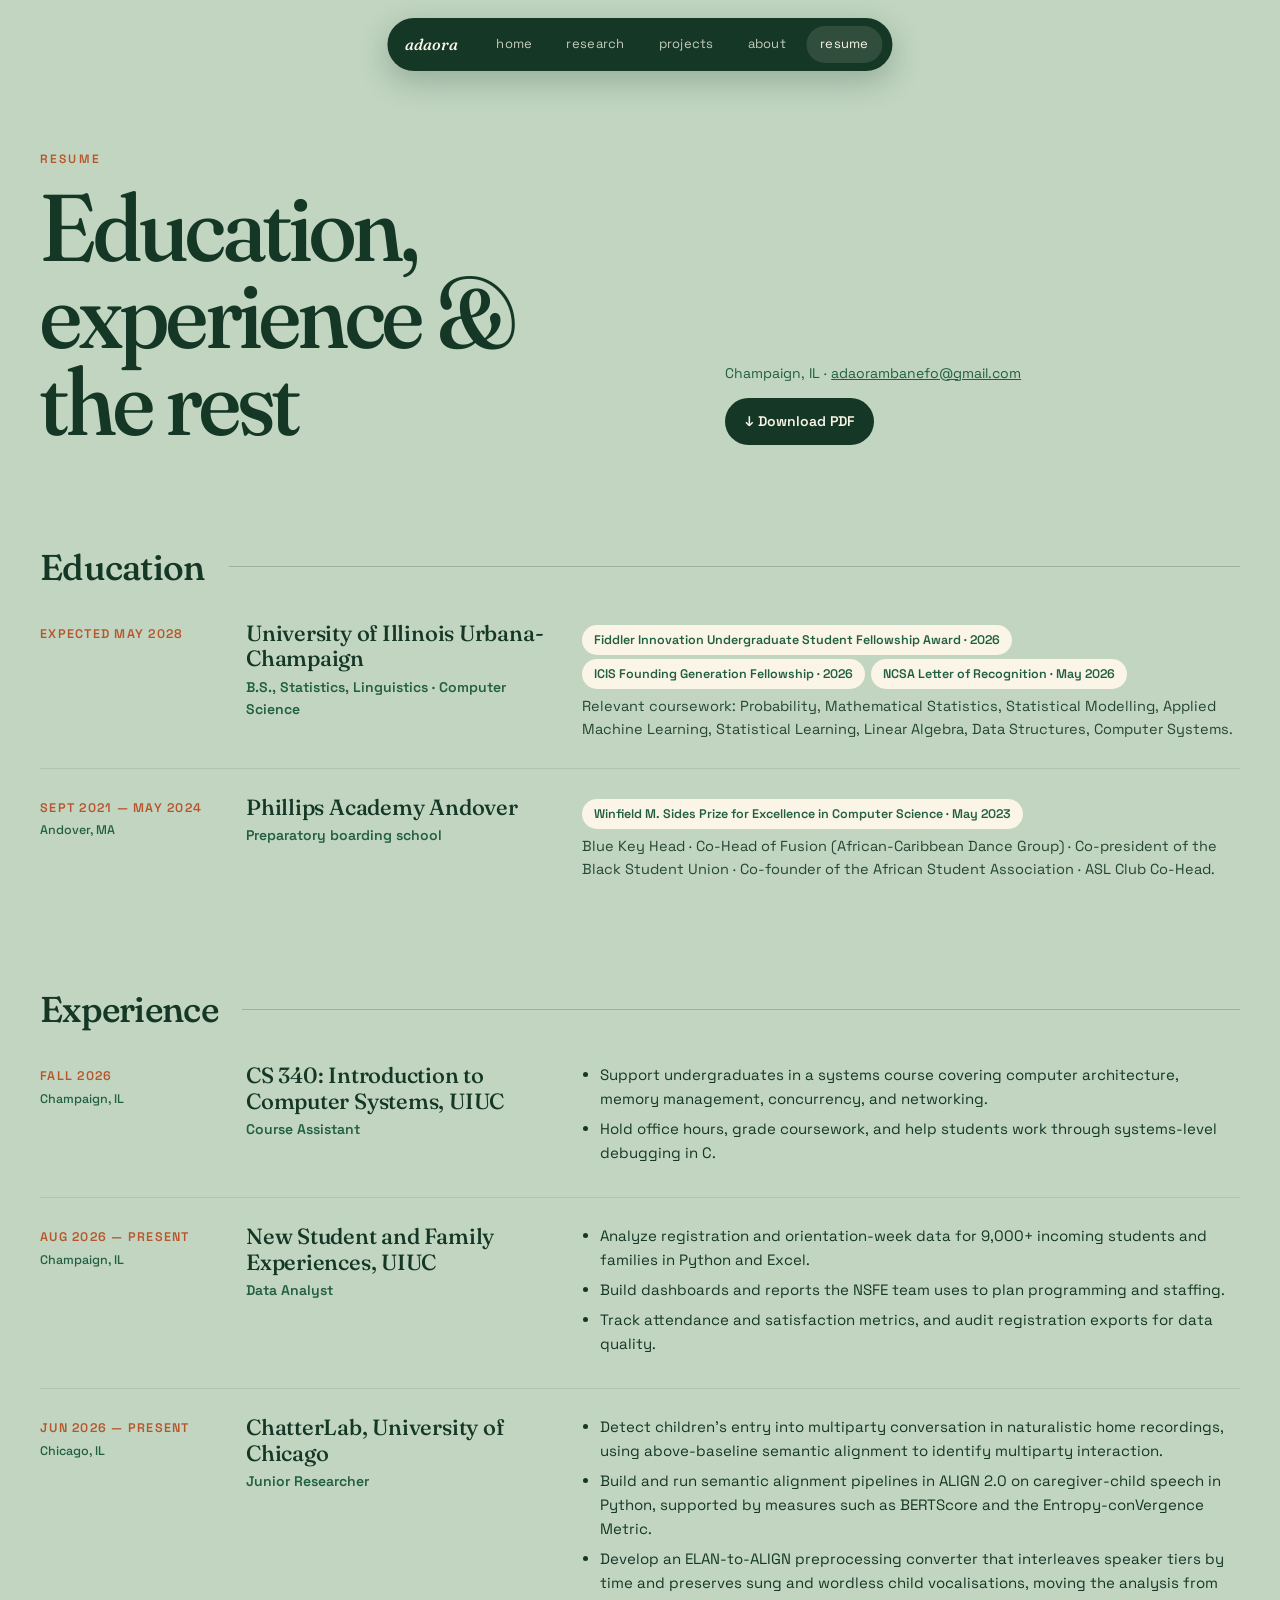
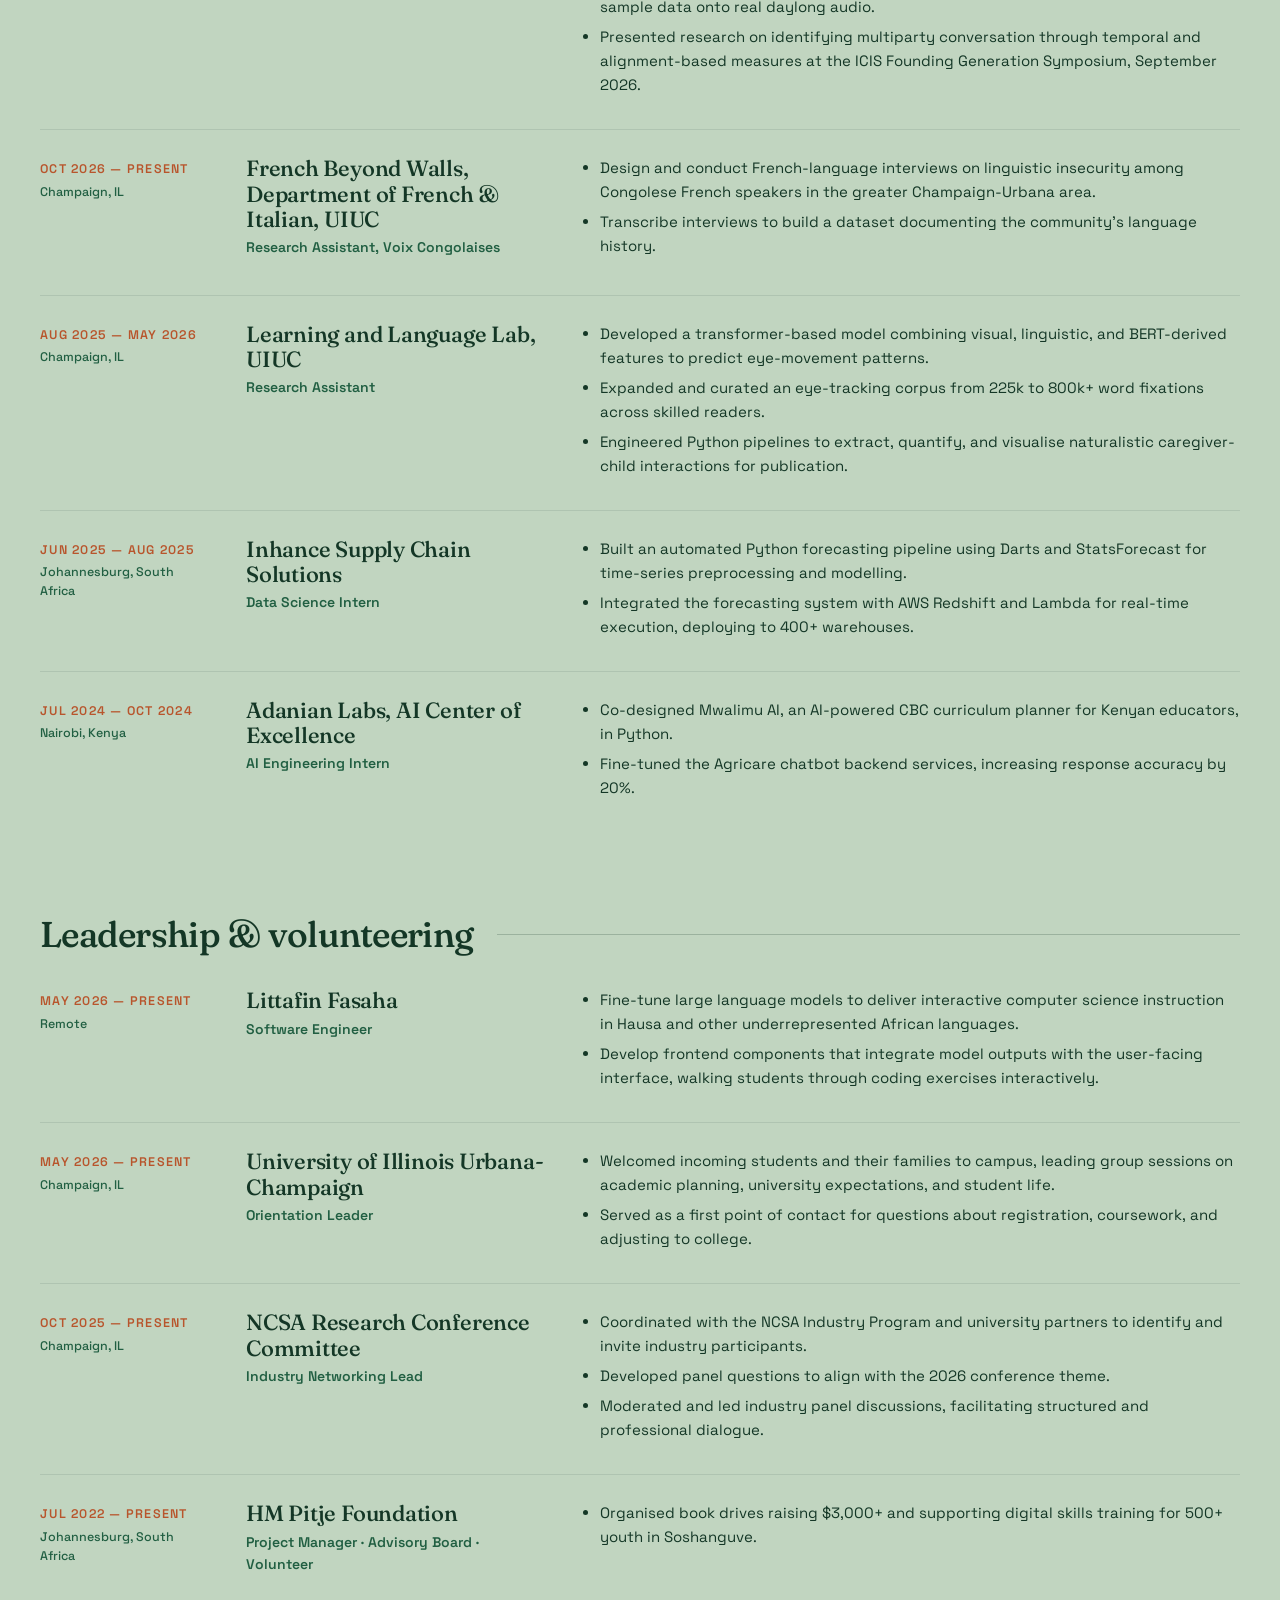
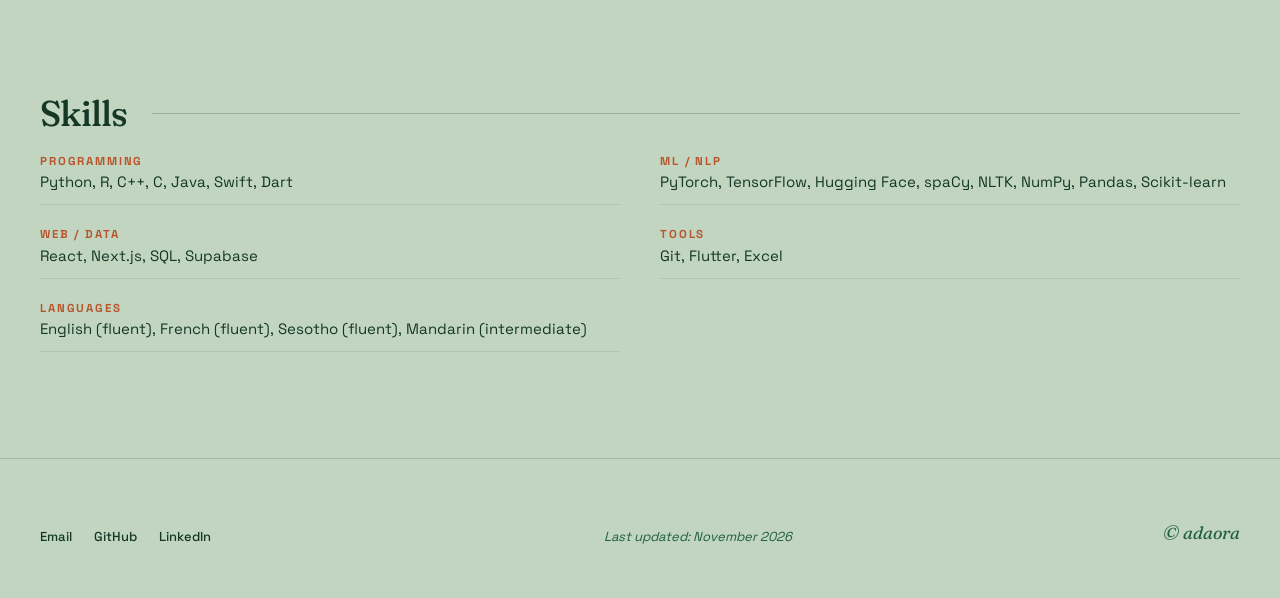
<file: resume/index.html>
<!DOCTYPE html>
<html lang="en">
<head>
  <meta charset="UTF-8">
  <meta name="viewport" content="width=device-width, initial-scale=1.0">
  <title>Resume — Adaora Mbanefo</title>
  <meta name="description" content="Adaora Mbanefo is an undergraduate at UIUC. NLP, machine learning, AI engineering, and deep love of all things language.">
  <link rel="icon" href="/favicon.svg" type="image/svg+xml">
  <link rel="icon" href="/favicon-32.png" sizes="32x32" type="image/png">
  <link rel="apple-touch-icon" href="/apple-touch-icon.png">
  <link rel="preconnect" href="https://fonts.googleapis.com">
  <link rel="stylesheet" href="https://fonts.googleapis.com/css2?family=Fraunces:ital,opsz,wght,SOFT,WONK@0,9..144,300..700,0..100,0..1;1,9..144,300..700,0..100,0..1&family=Space+Grotesk:wght@400;500;600&display=swap">
  <link rel="stylesheet" href="/style.css">
  <style>
.fig{width:100%;max-width:560px;justify-self:end;cursor:default;margin-right:-30px}
.page-head{padding:150px 0 40px}
.page-head h1{font-size:clamp(56px,7vw,96px);line-height:.95;letter-spacing:-.025em}
.page-head .sub{font-size:18px;color:var(--forest);margin-top:18px;max-width:50ch}
.entry{display:grid;grid-template-columns:300px 1fr;gap:56px;padding:64px 0;border-top:1px solid rgba(20,55,38,.16)}
.entry:first-of-type{border-top:0}
.entry .meta{font-size:13px;line-height:1.7}
.entry .meta .lab{font-weight:600;color:var(--ink);font-size:15px;margin-bottom:6px;display:block}
.entry .meta .when{color:var(--rust);font-weight:600;letter-spacing:.08em;text-transform:uppercase;font-size:11.5px;display:block;margin-bottom:12px}
.entry .meta .with{color:var(--forest);opacity:.9}
.entry h2{font-size:clamp(28px,2.6vw,38px);line-height:1.1;margin-bottom:18px}
.entry p{font-size:16.5px;max-width:62ch}
.entry .file{display:inline-flex;align-items:center;gap:8px;margin-top:10px;font-size:14px;font-weight:600;color:var(--ink);text-decoration:none;padding:9px 14px;border:1.5px solid var(--forest);border-radius:999px;transition:.2s}
.entry .file:hover{background:var(--forest);color:var(--cream)}
section.list{display:block;padding:0 0 80px}
/* research v2 */
.page-head{padding:150px 0 56px}
.page-head .grid{display:grid;grid-template-columns:1.1fr .9fr;gap:56px;align-items:end}
.page-head h1{font-size:clamp(56px,7.4vw,104px);line-height:.92;letter-spacing:-.03em}
.page-head .q{font-family:var(--display);font-weight:300;font-size:clamp(22px,2.2vw,30px);line-height:1.3;color:var(--forest);margin:0}
.page-head .q b{font-weight:500;color:var(--ink)}

/* featured */
.featured{background:var(--forest);color:var(--cream);border-radius:26px;padding:56px 56px 52px;display:grid;grid-template-columns:1.15fr .85fr;gap:56px;margin-bottom:40px}
.featured .label{color:var(--mustard)}
.featured h2{font-size:clamp(34px,3.4vw,48px);line-height:1.04;color:var(--cream);margin-bottom:22px}
.featured p{color:rgba(250,245,230,.88);font-size:16.5px}
.featured .side{border-left:1px solid rgba(250,245,230,.22);padding-left:40px;display:flex;flex-direction:column;justify-content:flex-start}
.featured .kv{font-size:14px;line-height:1.7;color:rgba(250,245,230,.8)}
.featured .kv b{display:block;color:var(--cream);font-weight:600;font-size:15px}
.featured .kv+.kv{margin-top:18px}
.featured .stat{font-family:var(--display);font-weight:300;font-size:64px;line-height:1;color:var(--mustard);margin:30px 0 6px}
.featured .statl{font-size:13px;letter-spacing:.14em;text-transform:uppercase;color:rgba(250,245,230,.75);font-weight:600}
.featured .file,.ecard .file{display:inline-block;border:1.5px solid var(--mustard);color:var(--cream);padding:10px 16px;border-radius:999px;font-weight:600;font-size:14px;text-decoration:none;transition:.2s}
.featured .file{margin-top:28px;align-self:flex-start}
.ecard .file{border-color:var(--forest);color:var(--forest)}
.ecard .file:hover{background:var(--forest);color:var(--cream)}
.featured .file:hover{background:var(--mustard);color:var(--ink)}

/* other entries as cream cards */
.more{display:grid;grid-template-columns:repeat(3,1fr);gap:22px}
.ecard{background:var(--cream);border-radius:20px;padding:32px 30px;display:flex;flex-direction:column;transition:.25s}
.ecard:hover{transform:translateY(-4px);box-shadow:0 18px 40px rgba(20,55,38,.14)}
.ecard .when{color:var(--rust);font-weight:600;letter-spacing:.12em;text-transform:uppercase;font-size:11.5px}
.ecard .lab{font-weight:600;font-size:14px;margin:6px 0 16px;color:var(--forest)}
.ecard h3{font-family:var(--display);font-weight:500;font-size:24px;line-height:1.12;margin:0 0 12px;letter-spacing:-.01em}
.ecard p{font-size:15px;opacity:.88;flex:1}
.ecard .with{font-size:13px;color:var(--forest);margin-top:14px}
.ecard .file{margin-top:16px;align-self:flex-start;font-size:13px;padding:8px 13px}
section.list{display:block;padding:0 0 100px}
@media(max-width:900px){.page-head .grid,.featured{grid-template-columns:1fr}.featured .side{border-left:0;padding-left:0;border-top:1px solid rgba(250,245,230,.22);padding-top:28px}.more{grid-template-columns:1fr}}
.rhead{display:grid;grid-template-columns:1.1fr .9fr;gap:56px;align-items:end}
.rhead .meta{font-size:14px;color:var(--forest);display:flex;flex-direction:column;align-items:flex-start;gap:14px}
.rhead .meta a.dl{display:inline-block;background:var(--ink);color:var(--cream);text-decoration:none;padding:12px 20px;border-radius:999px;font-weight:600;font-size:14px;transition:.2s}
.rhead .meta a.dl:hover{background:var(--forest)}
.rsec{display:block;padding:48px 0 36px}
.rsec h2{font-size:clamp(30px,2.8vw,40px);margin:0 0 10px;display:flex;align-items:center;gap:24px}
.rsec h2::after{content:"";flex:1;height:1px;background:rgba(20,55,38,.22)}
.rsec h2 br{display:none}
.ritem{display:grid;grid-template-columns:170px 300px 1fr;gap:36px;padding:26px 0;align-items:start}
.ritem > div:last-child{min-width:0}
.ritem+.ritem{border-top:1px solid rgba(20,55,38,.1)}
.ritem .when{font-size:12.5px;letter-spacing:.1em;text-transform:uppercase;color:var(--rust);font-weight:600;padding-top:4px;line-height:1.5}
.ritem .when small{display:block;text-transform:none;letter-spacing:0;color:var(--forest);font-weight:500;margin-top:4px;font-size:12.5px}
.ritem .org{font-family:var(--display);font-weight:500;font-size:22px;line-height:1.15;letter-spacing:-.01em}
.ritem .role{font-size:14px;color:var(--forest);font-weight:600;margin:4px 0 10px}
.ritem ul{margin:0;padding-left:18px;font-size:15px;line-height:1.6}
.ritem li{margin-bottom:6px}
.ritem p{font-size:14.5px;max-width:none;margin:6px 0 0;opacity:.9}

.ritem .award{display:inline-block;background:var(--cream);border-radius:999px;padding:5px 12px;font-size:12.5px;font-weight:600;margin:4px 6px 0 0;color:var(--forest)}
.skills{display:grid;grid-template-columns:1fr 1fr;gap:10px 40px}
.skills div{font-size:15px;padding:10px 0;border-bottom:1px solid rgba(20,55,38,.1)}
.skills b{display:block;font-size:11.5px;letter-spacing:.16em;text-transform:uppercase;color:var(--rust)}
.updated{font-size:13px;color:var(--forest);font-style:italic}
section.list{padding-bottom:70px}
@media(max-width:900px){.rhead,.ritem,.skills,.ritem .edu{grid-template-columns:1fr}.ritem .edu{grid-column:1}}
  </style>
</head>
<body>
<nav class="nav">
  <span class="brand">adaora</span>
  <a href="/">home</a><a href="/research/">research</a><a href="/projects/">projects</a><a href="/about/">about</a><a href="/resume/" class="on">resume</a>
</nav>

<main>
<section class="page-head" style="display:block">
  <div class="wrap rhead">
    <div>
      <p class="label rv">Resume</p>
      <h1 class="rv d1">Education,<br>experience &amp;<br>the rest</h1>
    </div>
    <div class="meta rv d2">
      <span>Champaign, IL · <a href="mailto:adaorambanefo@gmail.com">adaorambanefo@gmail.com</a></span>
      <a class="dl" href="/resume.pdf" download>↓ Download PDF</a>
    </div>
  </div>
</section>

<section class="list">
<div class="wrap">

  <div class="rsec rv">
    <h2>Education</h2>
    <div>
      <div class="ritem">
        <div class="when">Expected May 2028</div>
        <div>
          <div class="org">University of Illinois Urbana-Champaign</div>
          <div class="role">B.S., Statistics, Linguistics · Computer Science</div>
        </div>
        <div>
          <div><span class="award">Fiddler Innovation Undergraduate Student Fellowship Award · 2026</span><span class="award">ICIS Founding Generation Fellowship · 2026</span><span class="award">NCSA Letter of Recognition · May 2026</span></div>
          <p>Relevant coursework: Probability, Mathematical Statistics, Statistical Modelling, Applied Machine Learning, Statistical Learning, Linear Algebra, Data Structures, Computer Systems.</p>
        </div>
      </div>
      <div class="ritem">
        <div class="when">Sept 2021 — May 2024<small>Andover, MA</small></div>
        <div>
          <div class="org">Phillips Academy Andover</div>
          <div class="role">Preparatory boarding school</div>
        </div>
        <div>
          <div><span class="award">Winfield M. Sides Prize for Excellence in Computer Science · May 2023</span></div>
          <p>Blue Key Head · Co-Head of Fusion (African-Caribbean Dance Group) · Co-president of the Black Student Union · Co-founder of the African Student Association · ASL Club Co-Head.</p>
        </div>
      </div>
    </div>
  </div>

  <div class="rsec rv">
    <h2>Experience</h2>
    <div>
      <div class="ritem">
        <div class="when">Fall 2026<small>Champaign, IL</small></div>
        <div>
          <div class="org">CS 340: Introduction to Computer Systems, UIUC</div>
          <div class="role">Course Assistant</div>
        </div>
        <div>
          <ul>
            <li>Support undergraduates in a systems course covering computer architecture, memory management, concurrency, and networking.</li>
            <li>Hold office hours, grade coursework, and help students work through systems-level debugging in C.</li>
          </ul>
        </div>
      </div>
      <div class="ritem">
        <div class="when">Aug 2026 — Present<small>Champaign, IL</small></div>
        <div>
          <div class="org">New Student and Family Experiences, UIUC</div>
          <div class="role">Data Analyst</div>
        </div>
        <div>
          <ul>
            <li>Analyze registration and orientation-week data for 9,000+ incoming students and families in Python and Excel.</li>
            <li>Build dashboards and reports the NSFE team uses to plan programming and staffing.</li>
            <li>Track attendance and satisfaction metrics, and audit registration exports for data quality.</li>
          </ul>
        </div>
      </div>
      <div class="ritem">
        <div class="when">Jun 2026 — Present<small>Chicago, IL</small></div>
        <div>
          <div class="org">ChatterLab, University of Chicago</div>
          <div class="role">Junior Researcher</div>
        </div>
        <div>
          <ul>
            <li>Detect children's entry into multiparty conversation in naturalistic home recordings, using above-baseline semantic alignment to identify multiparty interaction.</li>
            <li>Build and run semantic alignment pipelines in ALIGN 2.0 on caregiver-child speech in Python, supported by measures such as BERTScore and the Entropy-conVergence Metric.</li>
            <li>Develop an ELAN-to-ALIGN preprocessing converter that interleaves speaker tiers by time and preserves sung and wordless child vocalisations, moving the analysis from sample data onto real daylong audio.</li>
            <li>Presented research on identifying multiparty conversation through temporal and alignment-based measures at the ICIS Founding Generation Symposium, September 2026.</li>
          </ul>
        </div>
      </div>
      <div class="ritem">
        <div class="when">Oct 2026 — Present<small>Champaign, IL</small></div>
        <div>
          <div class="org">French Beyond Walls, Department of French &amp; Italian, UIUC</div>
          <div class="role">Research Assistant, Voix Congolaises</div>
        </div>
        <div>
          <ul>
            <li>Design and conduct French-language interviews on linguistic insecurity among Congolese French speakers in the greater Champaign-Urbana area.</li>
            <li>Transcribe interviews to build a dataset documenting the community's language history.</li>
          </ul>
        </div>
      </div>
      <div class="ritem">
        <div class="when">Aug 2025 — May 2026<small>Champaign, IL</small></div>
        <div>
          <div class="org">Learning and Language Lab, UIUC</div>
          <div class="role">Research Assistant</div>
        </div>
        <div>
          <ul>
            <li>Developed a transformer-based model combining visual, linguistic, and BERT-derived features to predict eye-movement patterns.</li>
            <li>Expanded and curated an eye-tracking corpus from 225k to 800k+ word fixations across skilled readers.</li>
            <li>Engineered Python pipelines to extract, quantify, and visualise naturalistic caregiver-child interactions for publication.</li>
          </ul>
        </div>
      </div>
      <div class="ritem">
        <div class="when">Jun 2025 — Aug 2025<small>Johannesburg, South Africa</small></div>
        <div>
          <div class="org">Inhance Supply Chain Solutions</div>
          <div class="role">Data Science Intern</div>
        </div>
        <div>
          <ul>
            <li>Built an automated Python forecasting pipeline using Darts and StatsForecast for time-series preprocessing and modelling.</li>
            <li>Integrated the forecasting system with AWS Redshift and Lambda for real-time execution, deploying to 400+ warehouses.</li>
          </ul>
        </div>
      </div>
      <div class="ritem">
        <div class="when">Jul 2024 — Oct 2024<small>Nairobi, Kenya</small></div>
        <div>
          <div class="org">Adanian Labs, AI Center of Excellence</div>
          <div class="role">AI Engineering Intern</div>
        </div>
        <div>
          <ul>
            <li>Co-designed Mwalimu AI, an AI-powered CBC curriculum planner for Kenyan educators, in Python.</li>
            <li>Fine-tuned the Agricare chatbot backend services, increasing response accuracy by 20%.</li>
          </ul>
        </div>
      </div>
    </div>
  </div>

  <div class="rsec rv">
    <h2>Leadership &amp; volunteering</h2>
    <div>
      <div class="ritem">
        <div class="when">May 2026 — Present<small>Remote</small></div>
        <div>
          <div class="org">Littafin Fasaha</div>
          <div class="role">Software Engineer</div>
        </div>
        <div>
          <ul>
            <li>Fine-tune large language models to deliver interactive computer science instruction in Hausa and other underrepresented African languages.</li>
            <li>Develop frontend components that integrate model outputs with the user-facing interface, walking students through coding exercises interactively.</li>
          </ul>
        </div>
      </div>
      <div class="ritem">
        <div class="when">May 2026 — Present<small>Champaign, IL</small></div>
        <div>
          <div class="org">University of Illinois Urbana-Champaign</div>
          <div class="role">Orientation Leader</div>
        </div>
        <div>
          <ul>
            <li>Welcomed incoming students and their families to campus, leading group sessions on academic planning, university expectations, and student life.</li>
            <li>Served as a first point of contact for questions about registration, coursework, and adjusting to college.</li>
          </ul>
        </div>
      </div>
      <div class="ritem">
        <div class="when">Oct 2025 — Present<small>Champaign, IL</small></div>
        <div>
          <div class="org">NCSA Research Conference Committee</div>
          <div class="role">Industry Networking Lead</div>
        </div>
        <div>
          <ul>
            <li>Coordinated with the NCSA Industry Program and university partners to identify and invite industry participants.</li>
            <li>Developed panel questions to align with the 2026 conference theme.</li>
            <li>Moderated and led industry panel discussions, facilitating structured and professional dialogue.</li>
          </ul>
        </div>
      </div>
      <div class="ritem">
        <div class="when">Jul 2022 — Present<small>Johannesburg, South Africa</small></div>
        <div>
          <div class="org">HM Pitje Foundation</div>
          <div class="role">Project Manager · Advisory Board · Volunteer</div>
        </div>
        <div>
          <ul>
            <li>Organised book drives raising $3,000+ and supporting digital skills training for 500+ youth in Soshanguve.</li>
          </ul>
        </div>
      </div>
    </div>
  </div>

  <div class="rsec rv">
    <h2>Skills</h2>
    <div class="skills">
      <div><b>Programming</b>Python, R, C++, C, Java, Swift, Dart</div>
      <div><b>ML / NLP</b>PyTorch, TensorFlow, Hugging Face, spaCy, NLTK, NumPy, Pandas, Scikit-learn</div>
      <div><b>Web / Data</b>React, Next.js, SQL, Supabase</div>
      <div><b>Tools</b>Git, Flutter, Excel</div>
      <div><b>Languages</b>English (fluent), French (fluent), Sesotho (fluent), Mandarin (intermediate)</div>
    </div>
  </div>

</div>
</section>
</main>
<footer>
  <div class="wrap">
    <div><a href="mailto:adaorambanefo@gmail.com">Email</a><a href="https://github.com/adodobird8" target="_blank" rel="noopener">GitHub</a><a href="https://www.linkedin.com/in/adaora-mbanefo" target="_blank" rel="noopener">LinkedIn</a></div>
    <div class="updated">Last updated: November 2026</div>
    <div class="sig">&copy; adaora</div>
  </div>
</footer>
<script src="/script.js"></script>
</body>
</html>
</file>
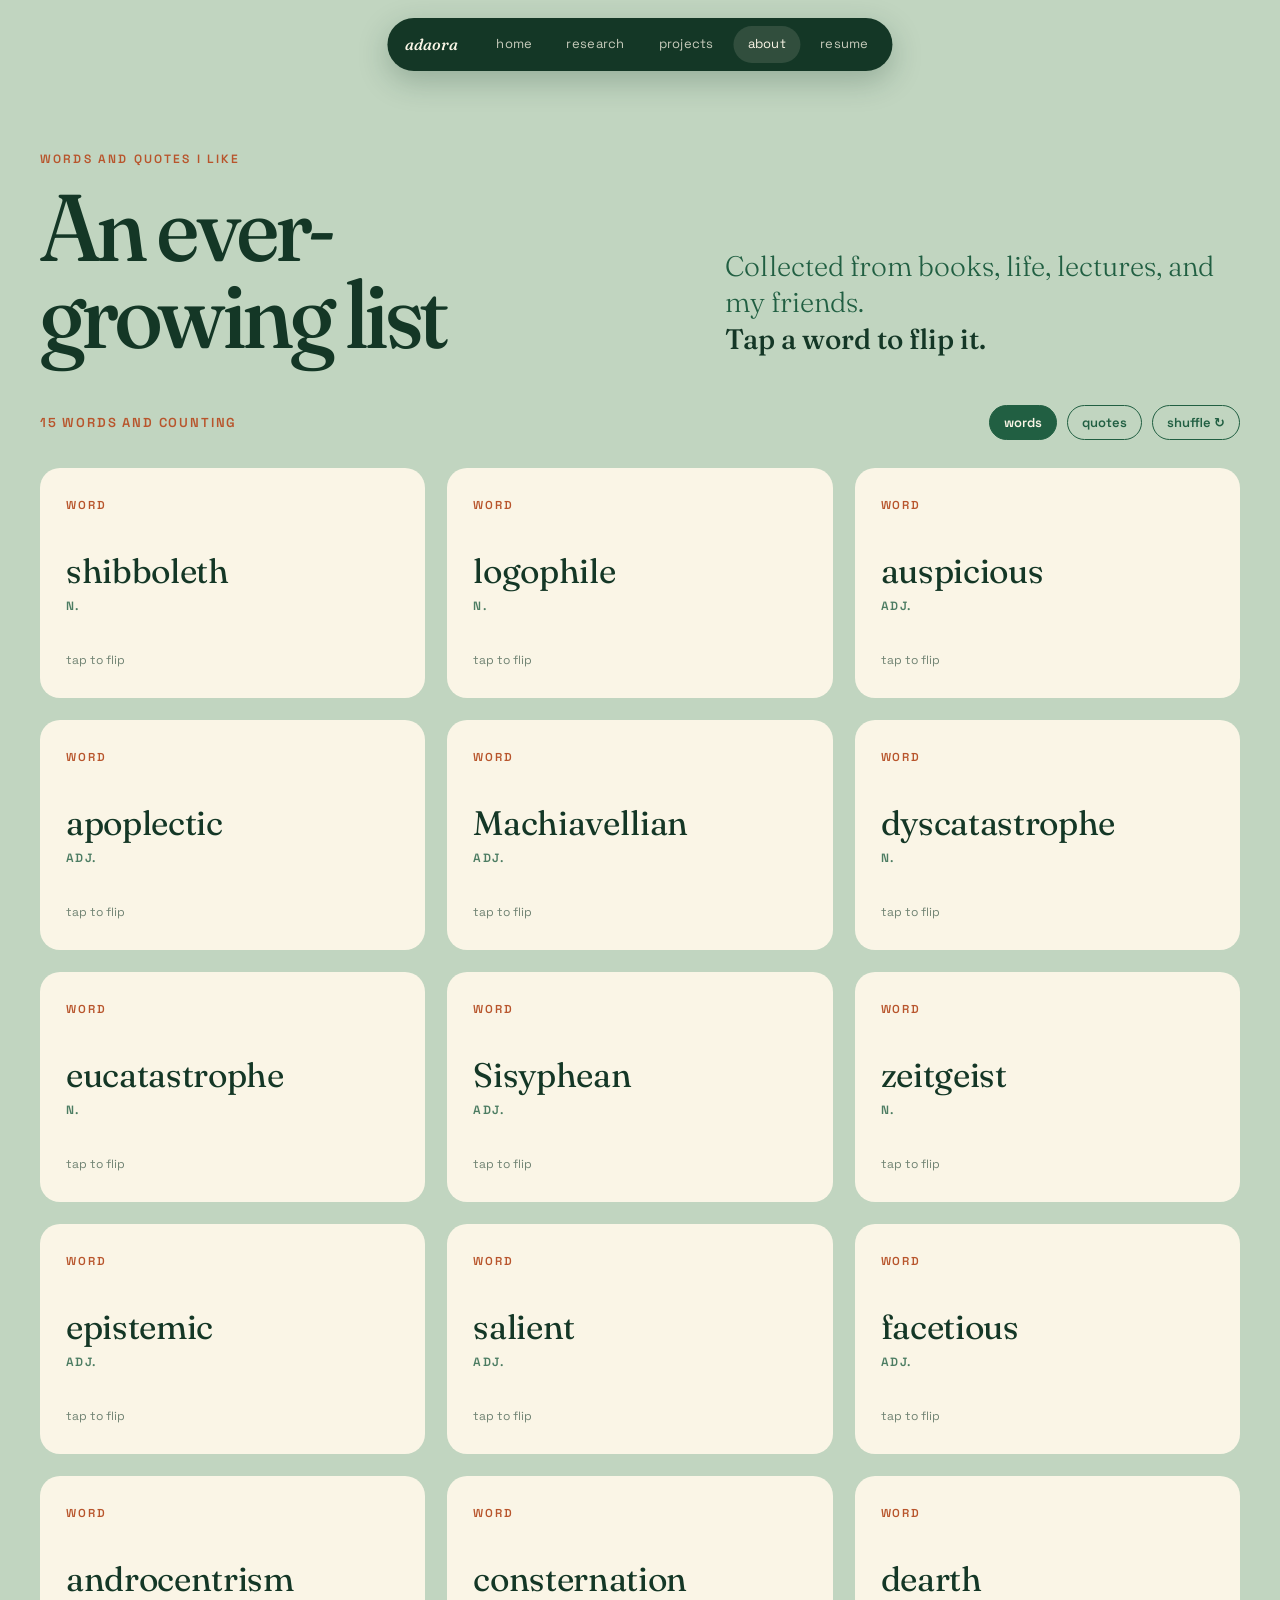
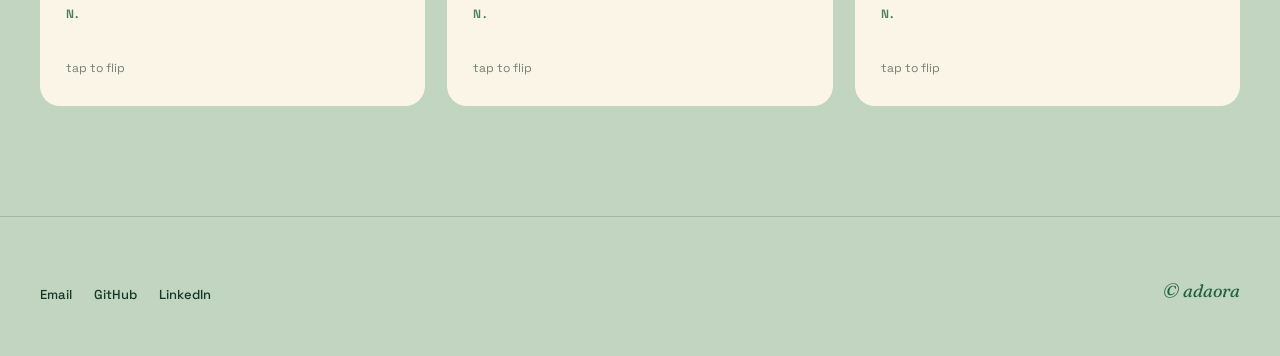
<file: words/index.html>
<!DOCTYPE html>
<html lang="en">
<head>
  <meta charset="UTF-8">
  <meta name="viewport" content="width=device-width, initial-scale=1.0">
  <title>Words — Adaora Mbanefo</title>
  <meta name="description" content="Adaora Mbanefo is an undergraduate at UIUC. NLP, machine learning, AI engineering, and deep love of all things language.">
  <link rel="icon" href="/favicon.svg" type="image/svg+xml">
  <link rel="icon" href="/favicon-32.png" sizes="32x32" type="image/png">
  <link rel="apple-touch-icon" href="/apple-touch-icon.png">
  <link rel="preconnect" href="https://fonts.googleapis.com">
  <link rel="stylesheet" href="https://fonts.googleapis.com/css2?family=Fraunces:ital,opsz,wght,SOFT,WONK@0,9..144,300..700,0..100,0..1;1,9..144,300..700,0..100,0..1&family=Space+Grotesk:wght@400;500;600&display=swap">
  <link rel="stylesheet" href="/style.css">
  <style>
.fig{width:100%;max-width:560px;justify-self:end;cursor:default;margin-right:-30px}
.page-head{padding:150px 0 48px}
.page-head .grid{display:grid;grid-template-columns:1.1fr .9fr;gap:56px;align-items:end}
.page-head h1{font-size:clamp(56px,7.4vw,104px);line-height:.92;letter-spacing:-.03em}
.page-head .q{font-family:var(--display);font-weight:300;font-size:clamp(22px,2.2vw,30px);line-height:1.3;color:var(--forest);margin:0}
.page-head .q b{font-weight:500;color:var(--ink)}
.tools{display:flex;gap:10px;align-items:center;margin:0 0 28px;flex-wrap:wrap}
.tools .count{font-size:13px;letter-spacing:.14em;text-transform:uppercase;color:var(--rust);font-weight:600;margin-right:auto}
.tools button{background:none;border:1.5px solid var(--forest);color:var(--forest);border-radius:999px;padding:8px 14px;font:600 13px var(--sans);cursor:pointer;transition:.2s}
.tools button:hover,.tools button.on{background:var(--forest);color:var(--cream)}
.deck{display:grid;grid-template-columns:repeat(3,1fr);gap:22px;perspective:1200px}
.fc{position:relative;height:230px;cursor:pointer;transform-style:preserve-3d;transition:transform .6s cubic-bezier(.2,.7,.2,1)}
.fc.flip{transform:rotateY(180deg)}
.fc>div{position:absolute;inset:0;border-radius:20px;padding:28px 26px;backface-visibility:hidden;display:flex;flex-direction:column;justify-content:space-between}
.fc .front{background:var(--cream)}
.fc .back{background:var(--forest);color:var(--cream);transform:rotateY(180deg)}
.fc .k{font-size:11.5px;letter-spacing:.16em;text-transform:uppercase;color:var(--rust);font-weight:600}
.fc .back .k{color:var(--mustard);font-family:var(--display);font-size:18px;text-transform:none;letter-spacing:0;font-weight:400;font-style:italic}
.fc .w{font-family:var(--display);font-weight:400;font-size:34px;line-height:1.05;letter-spacing:-.01em}
.fc .w em{display:block;font-family:var(--sans);font-style:normal;font-size:12px;letter-spacing:.12em;text-transform:uppercase;color:var(--forest);font-weight:600;margin-top:10px;opacity:.8}
.fc .d{font-size:16px;line-height:1.5}
.fc .d small{display:block;font-size:13px;opacity:.75;margin-top:10px;font-style:italic}
.fc .hint{font-size:12px;opacity:.6}
.deck.list{display:block;perspective:none}
.deck.list .fc{height:auto;transform:none;cursor:default;display:grid;grid-template-columns:260px 1fr;gap:28px;padding:18px 0;border-top:1px solid rgba(20,55,38,.16)}
.deck.list .fc>div{position:static;background:none;padding:0;transform:none;color:inherit;display:block}
.deck.list .fc .front .k,.deck.list .fc .hint,.deck.list .fc .back .k{display:none}
.deck.list .fc .w{font-size:26px}
.deck.list .fc .back{color:var(--ink)}
.deck.list .fc .d{padding-top:6px}
.qc{background:var(--cream);border-radius:20px;padding:28px 28px 26px;display:flex;flex-direction:column;break-inside:avoid;margin-bottom:22px;transition:.25s}
.qc:hover{transform:translateY(-4px);box-shadow:0 18px 40px rgba(20,55,38,.14)}
.qc .t{font-family:var(--display);font-weight:300;font-size:22px;line-height:1.3;color:var(--forest)}
.qc .t::before{content:"\201C";color:var(--mustard);font-weight:500;margin-right:2px}
.qc .t::after{content:"\201D";color:var(--mustard);font-weight:500;margin-left:2px}
.qc .by{font-size:13px;font-weight:600;color:var(--rust);margin-top:16px}
.qc .by a{color:inherit}
.deck.quotes{display:block;columns:3;column-gap:22px;perspective:none}
@media(max-width:900px){.deck.quotes{columns:1}}
section.list{display:block;padding:0 0 110px}
@media(max-width:900px){.page-head .grid{grid-template-columns:1fr}.deck{grid-template-columns:1fr}.deck.list .fc{grid-template-columns:1fr;gap:6px}}
  </style>
</head>
<body>
<nav class="nav">
  <span class="brand">adaora</span>
  <a href="/">home</a><a href="/research/">research</a><a href="/projects/">projects</a><a class="on" href="/about/">about</a><a href="/resume/">resume</a>
</nav>

<main>
<section class="page-head" style="display:block">
  <div class="wrap grid">
    <div>
      <p class="label rv">Words and quotes I like</p>
      <h1 class="rv d1">An ever-<br>growing list</h1>
    </div>
    <p class="q rv d2">Collected from books, life, lectures, and my friends.<br><b id="hint">Tap a word to flip it.</b></p>
  </div>
</section>

<section class="list">
  <div class="wrap">
    <div class="tools rv">
      <span class="count" id="count"></span>
      <button class="on" id="b-words" type="button">words</button>
      <button id="b-quotes" type="button">quotes</button>
      <button id="b-shuffle" type="button">shuffle ↻</button>
    </div>
    <div class="deck rv d1" id="deck"></div>
  </div>
</section>
</main>

<footer>
  <div class="wrap">
    <div><a href="mailto:adaorambanefo@gmail.com">Email</a><a href="https://github.com/adodobird8" target="_blank" rel="noopener">GitHub</a><a href="https://www.linkedin.com/in/adaora-mbanefo" target="_blank" rel="noopener">LinkedIn</a></div>
    <div class="sig">&copy; adaora</div>
  </div>
</footer>
<script src="/words.js"></script>
<script>
(function(){
  const deck=document.getElementById('deck'), count=document.getElementById('count');
  const bw=document.getElementById('b-words'), bq=document.getElementById('b-quotes'), bs=document.getElementById('b-shuffle');
  let mode='words', W=(window.WORDS||[]).slice(), Q=(window.QUOTES||[]).slice();
  function esc(s){return String(s).replace(/&/g,'&amp;').replace(/</g,'&lt;')}
  function render(){
    deck.innerHTML=''; deck.classList.toggle('quotes',mode==='quotes');
    if(mode==='words'){
      count.textContent=W.length+' words and counting';
      W.forEach(w=>{
        const c=document.createElement('div'); c.className='fc'; c.setAttribute('role','button'); c.tabIndex=0;
        c.innerHTML=`<div class="front"><span class="k">word</span><span class="w">${esc(w[0])}<em>${esc(w[1]||'')}</em></span><span class="hint">tap to flip</span></div>
                     <div class="back"><span class="k">${esc(w[0])}</span><span class="d">${esc(w[2])}${w[3]?`<small>${esc(w[3])}</small>`:''}</span><span class="hint">tap to flip back</span></div>`;
        const t=()=>c.classList.toggle('flip');
        c.addEventListener('click',t); c.addEventListener('keydown',e=>{if(e.key==='Enter'||e.key===' '){e.preventDefault();t()}});
        deck.appendChild(c);
      });
    }else{
      count.textContent='';
      Q.forEach(q=>{
        const c=document.createElement('div'); c.className='qc';
        const by=q[2]?`<a href="${esc(q[2])}" target="_blank" rel="noopener">${esc(q[1])}</a>`:esc(q[1]);
        c.innerHTML=`<span class="t">${esc(q[0])}</span><span class="by">— ${by}</span>`;
        deck.appendChild(c);
      });
    }
  }
  function sh(a){for(let i=a.length-1;i>0;i--){const j=Math.floor(Math.random()*(i+1));[a[i],a[j]]=[a[j],a[i]]}}
  const hint=document.getElementById('hint');
  bw.onclick=()=>{mode='words';hint.textContent='Tap a word to flip it.';bw.classList.add('on');bq.classList.remove('on');render()};
  bq.onclick=()=>{mode='quotes';hint.textContent='';bq.classList.add('on');bw.classList.remove('on');render()};
  bs.onclick=()=>{sh(mode==='words'?W:Q);render()};
  render();
})();
</script>
<script src="/script.js"></script>
</body>
</html>
</file>
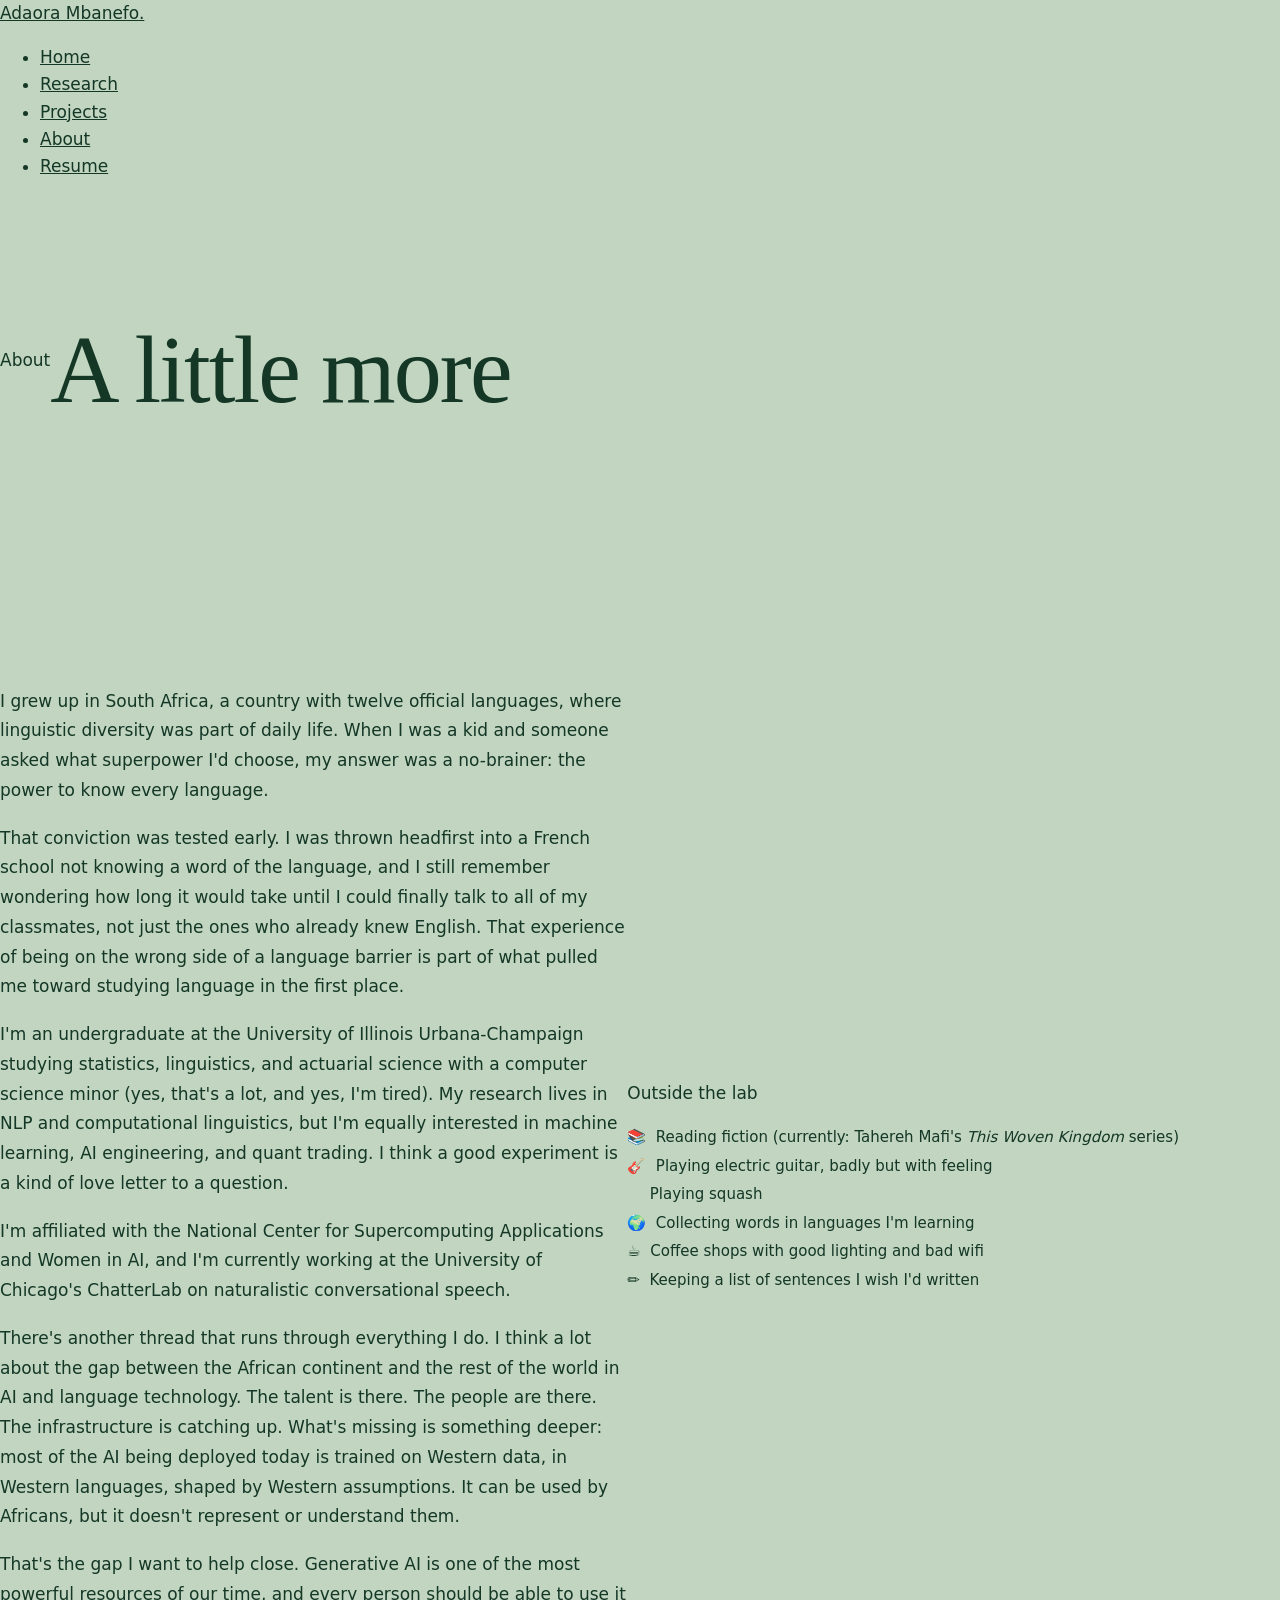
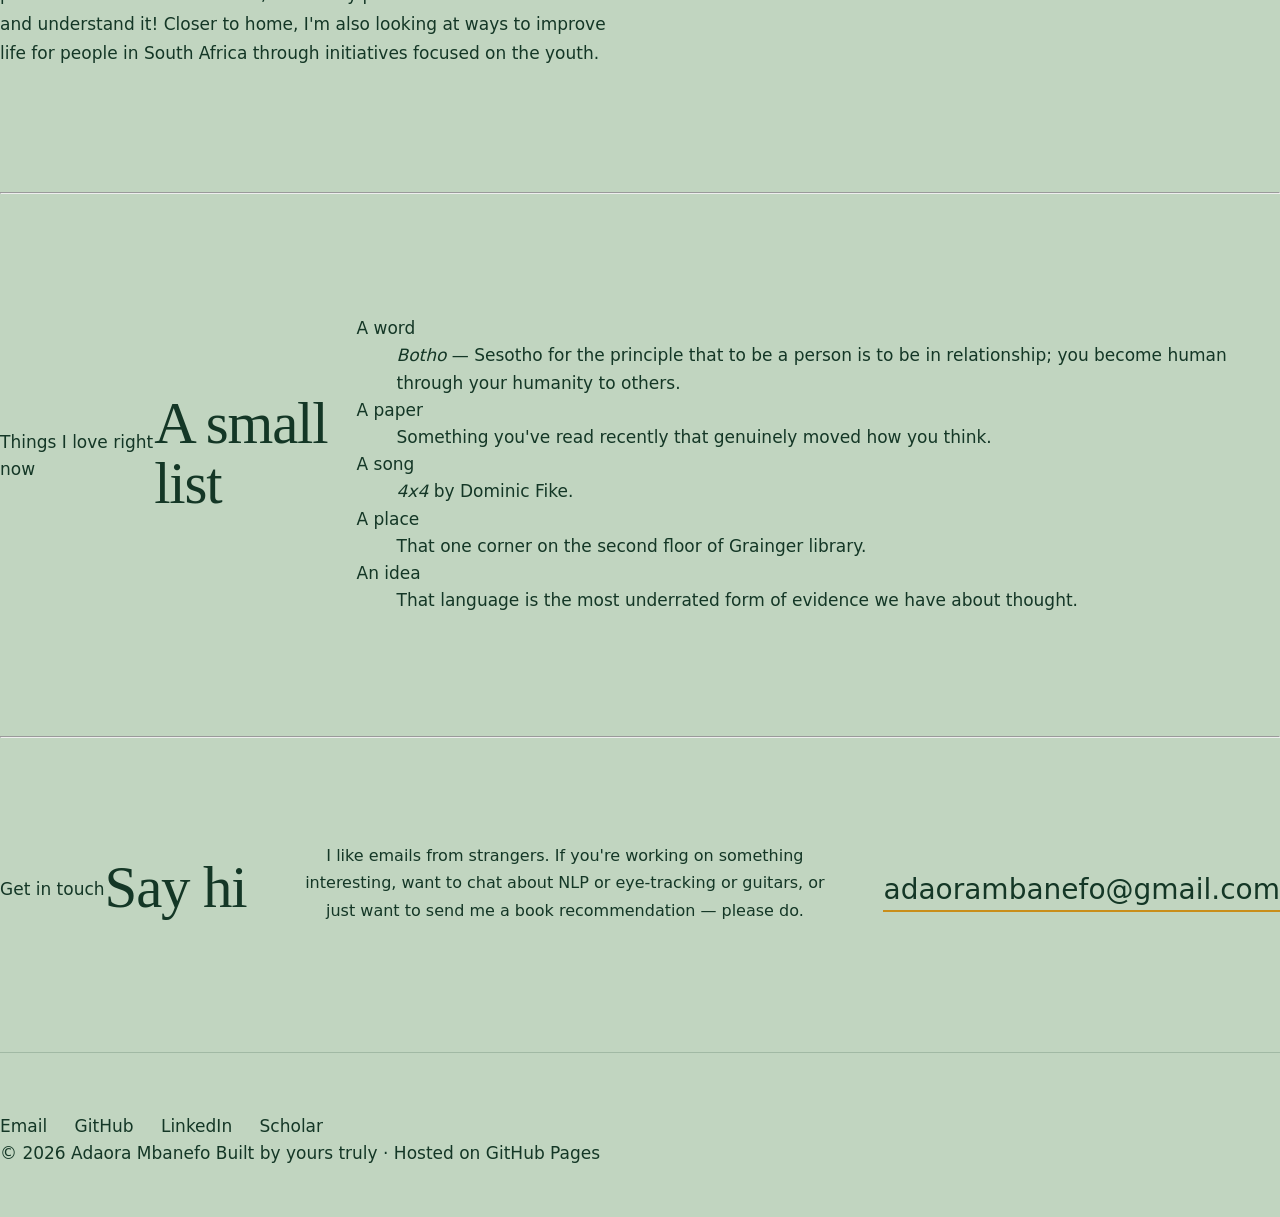
<file: about.html>
<!DOCTYPE html>
<html lang="en">
<head>
  <meta charset="UTF-8">
  <meta name="viewport" content="width=device-width, initial-scale=1.0">
  <title>About — Adaora Mbanefo</title>
  <meta name="description" content="A little about Adaora — beyond the research.">
  <link rel="stylesheet" type="text/css" href="style.css">
</head>
<body>

  <header>
    <div class="nav-inner">
      <a href="index.html" class="brand">Adaora Mbanefo<span class="dot">.</span></a>
      <nav>
        <ul>
          <li><a href="index.html">Home</a></li>
          <li><a href="research.html">Research</a></li>
          <li><a href="projects.html">Projects</a></li>
          <li><a href="about.html" class="active">About</a></li>
          <li><a href="resume.html">Resume</a></li>
        </ul>
      </nav>
    </div>
  </header>

  <main>

    <section class="reveal">
      <p class="eyebrow">About</p>
      <h1 style="font-size: clamp(48px, 9vw, 96px);">A little <span class="accent">more</span></h1>
    </section>

    <section class="two-col" style="margin-top: 48px;">
      <div>
        <p style="font-size: 17px; line-height: 1.75;">
          I grew up in South Africa, a country with twelve official
          languages, where linguistic diversity was part of daily life.
          When I was a kid and someone asked what superpower I'd choose,
          my answer was a no-brainer: the power to know every language.
        </p>

        <p style="font-size: 17px; line-height: 1.75;">
          That conviction was tested early. I was thrown headfirst into a
          French school not knowing a word of the language, and I still
          remember wondering how long it would take until I could finally
          talk to all of my classmates, not just the ones who already knew
          English. That experience of being on the wrong side of a
          language barrier is part of what pulled me toward studying
          language in the first place.
        </p>

        <p style="font-size: 17px; line-height: 1.75;">
          I'm an undergraduate at the University of Illinois Urbana-Champaign
          studying statistics, linguistics, and actuarial science with a
          computer science minor (yes, that's a lot, and yes, I'm tired).
          My research lives in NLP and computational linguistics, but I'm
          equally interested in machine learning, AI engineering, and quant
          trading. I think a good experiment is a kind of love letter to a
          question.
        </p>

        <p style="font-size: 17px; line-height: 1.75;">
          I'm affiliated with the National Center for Supercomputing
          Applications and Women in AI, and I'm currently working at the
          University of Chicago's ChatterLab on naturalistic conversational
          speech.
        </p>

        <p style="font-size: 17px; line-height: 1.75;">
          There's another thread that runs through everything I do. I
          think a lot about the gap between the African continent and
          the rest of the world in AI and language technology. The
          talent is there. The people are there. The infrastructure is
          catching up. What's missing is something deeper: most of the
          AI being deployed today is trained on Western data, in
          Western languages, shaped by Western assumptions. It can be
          used by Africans, but it doesn't represent or understand
          them.
        </p>

        <p style="font-size: 17px; line-height: 1.75;">
          That's the gap I want to help close. Generative AI is one of
          the most powerful resources of our time, and every person
          should be able to use it and understand it! Closer to home,
          I'm also looking at ways to improve life for people in South
          Africa through initiatives focused on the youth.
        </p>
      </div>

      <div>
        <div class="panel panel-warm">
          <p class="eyebrow" style="margin-bottom: 16px;">Outside the lab</p>
          <ul style="list-style: none; padding: 0; margin: 0; font-size: 15px; line-height: 1.9;">
            <li>📚 &nbsp;Reading fiction (currently: Tahereh Mafi's <em>This Woven Kingdom</em> series)</li>
            <li>🎸 &nbsp;Playing electric guitar, badly but with feeling</li>
            <li><span style="display:inline-block;width:1.5em;"></span>Playing squash</li>
            <li>🌍 &nbsp;Collecting words in languages I'm learning</li>
            <li>☕ &nbsp;Coffee shops with good lighting and bad wifi</li>
            <li>✏️ &nbsp;Keeping a list of sentences I wish I'd written</li>
          </ul>
        </div>
      </div>
    </section>

    <hr class="divider">

    <!-- ============= GUESTBOOK / FAVORITES ============= -->
    <section>
      <p class="eyebrow">Things I love right now</p>
      <h2>A small list</h2>

      <dl class="now-list">
        <dt>A word</dt>
        <dd><em>Botho</em> &mdash; Sesotho for the principle that to be a person is to be in relationship; you become human through your humanity to others.</dd>

        <dt>A paper</dt>
        <dd>Something you've read recently that genuinely moved how you think.</dd>

        <dt>A song</dt>
        <dd><em>4x4</em> by Dominic Fike.</dd>

        <dt>A place</dt>
        <dd>That one corner on the second floor of Grainger library.</dd>

        <dt>An idea</dt>
        <dd>That language is the most underrated form of evidence we have about thought.</dd>
      </dl>
    </section>

    <hr class="divider">

    <!-- ============= CONTACT ============= -->
    <section style="text-align: center;">
      <p class="eyebrow" style="justify-content:center;">Get in touch</p>
      <h2>Say hi</h2>
      <p style="max-width: 540px; margin: 0 auto 32px; font-size: 16px; line-height: 1.7;">
        I like emails from strangers. If you're working on something
        interesting, want to chat about NLP or eye-tracking or guitars, or
        just want to send me a book recommendation — please do.
      </p>
      <p style="font-family: var(--serif); font-size: 28px;">
        <a href="mailto:adaorambanefo@gmail.com" style="text-decoration: none; border-bottom: 2px solid var(--mustard); padding-bottom: 4px;">
          adaorambanefo@gmail.com
        </a>
      </p>
    </section>

  </main>

  <footer>
    <div class="footer-inner">
      <div>
        <div class="footer-links">
          <a href="mailto:adaorambanefo@gmail.com">Email</a>
          <a href="https://github.com/" target="_blank" rel="noopener">GitHub</a>
          <a href="https://www.linkedin.com/" target="_blank" rel="noopener">LinkedIn</a>
          <a href="https://scholar.google.com/" target="_blank" rel="noopener">Scholar</a>
        </div>
      </div>
      <div class="footer-copy">
        <span>&copy; 2026 Adaora Mbanefo</span>
        <span>Built by yours truly &middot; Hosted on GitHub Pages</span>
      </div>
    </div>
  </footer>

  <script src="script.js" defer></script>
</body>
</html>
</file>
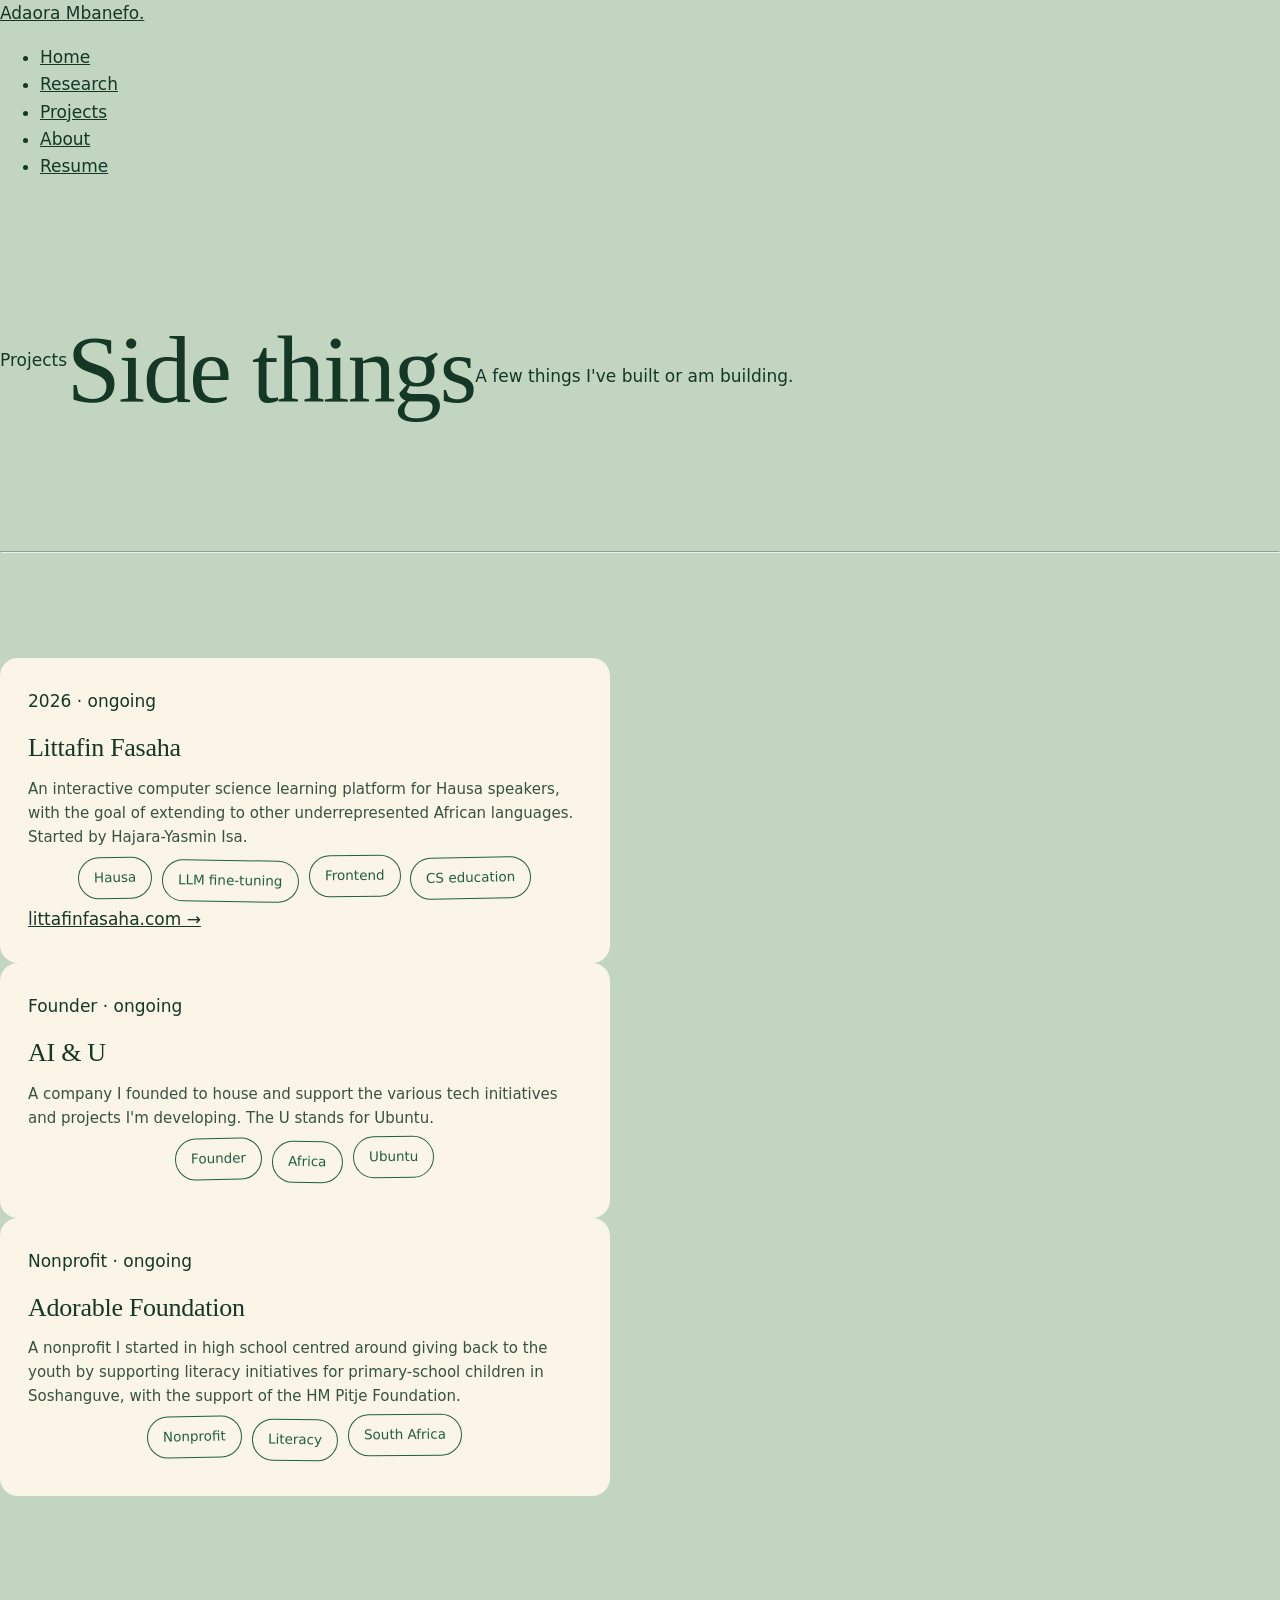
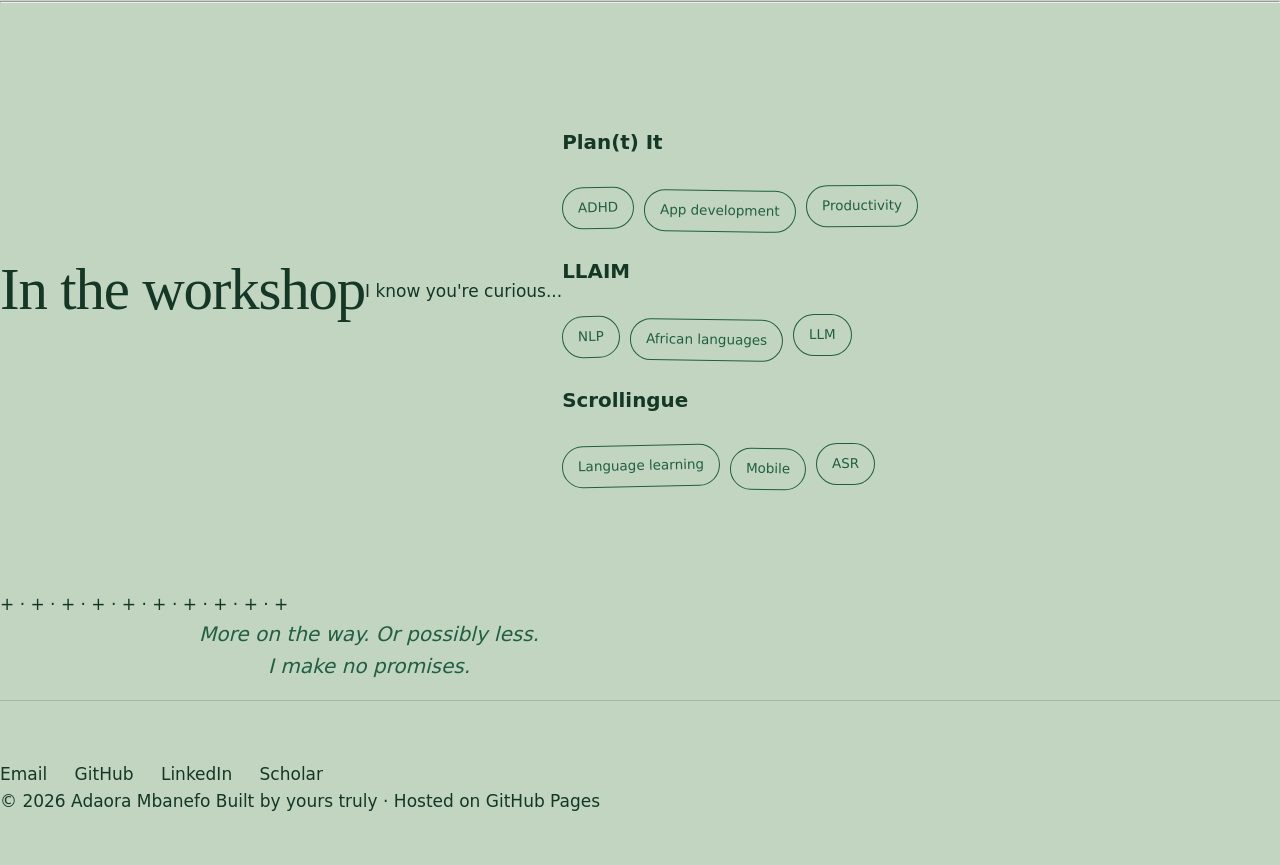
<file: projects.html>
<!DOCTYPE html>
<html lang="en">
<head>
  <meta charset="UTF-8">
  <meta name="viewport" content="width=device-width, initial-scale=1.0">
  <title>Projects — Adaora Mbanefo</title>
  <meta name="description" content="Personal projects, code, and creative work.">
  <link rel="stylesheet" type="text/css" href="style.css">
</head>
<body>

  <header>
    <div class="nav-inner">
      <a href="index.html" class="brand">Adaora Mbanefo<span class="dot">.</span></a>
      <nav>
        <ul>
          <li><a href="index.html">Home</a></li>
          <li><a href="research.html">Research</a></li>
          <li><a href="projects.html" class="active">Projects</a></li>
          <li><a href="about.html">About</a></li>
          <li><a href="resume.html">Resume</a></li>
        </ul>
      </nav>
    </div>
  </header>

  <main>

    <section class="reveal">
      <p class="eyebrow">Projects</p>
      <h1 style="font-size: clamp(48px, 9vw, 96px);">Side <span class="accent">things</span></h1>
      <p style="max-width: 640px; margin-top: 32px; font-size: 17px; line-height: 1.7;">
        A few things I've built or am building.
      </p>
    </section>

    <hr class="divider">

    <section>
      <div class="grid">

        <!-- ============= LITTAFIN FASAHA ============= -->

        <article class="card">
          <span class="card-meta">2026 &middot; ongoing</span>
          <h3>Littafin Fasaha</h3>
          <p>An interactive computer science learning platform for Hausa speakers, with the goal of extending to other underrepresented African languages.</p>
          <p>Started by Hajara-Yasmin Isa.</p>
          <div class="chips">
            <span class="chip">Hausa</span>
            <span class="chip">LLM fine-tuning</span>
            <span class="chip">Frontend</span>
            <span class="chip">CS education</span>
          </div>
          <div class="card-links">
            <a href="https://littafinfasaha.com/" target="_blank" rel="noopener">littafinfasaha.com →</a>
          </div>
        </article>

        <!-- ============= AI & U ============= -->

        <article class="card">
          <span class="card-meta">Founder &middot; ongoing</span>
          <h3>AI &amp; U</h3>
          <p>A company I founded to house and support the various tech initiatives and projects I'm developing. The U stands for Ubuntu.</p>
          <div class="chips">
            <span class="chip">Founder</span>
            <span class="chip">Africa</span>
            <span class="chip">Ubuntu</span>
          </div>
        </article>

        <!-- ============= ADORABLE FOUNDATION ============= -->

        <article class="card">
          <span class="card-meta">Nonprofit &middot; ongoing</span>
          <h3>Adorable Foundation</h3>
          <p>A nonprofit I started in high school centred around giving back to the youth by supporting literacy initiatives for primary-school children in Soshanguve, with the support of the HM Pitje Foundation.</p>
          <div class="chips">
            <span class="chip">Nonprofit</span>
            <span class="chip">Literacy</span>
            <span class="chip">South Africa</span>
          </div>
        </article>

      </div>
    </section>

    <hr class="divider">

    <!-- ============= IN THE WORKSHOP ============= -->
    <section>
      <h2>In the workshop</h2>
      <p class="workshop-intro">I know you're curious...</p>

      <div class="workshop-grid">

        <article class="workshop-card">
          <h3>Plan(t) It</h3>
          <div class="chips">
            <span class="chip">ADHD</span>
            <span class="chip">App development</span>
            <span class="chip">Productivity</span>
          </div>
        </article>

        <article class="workshop-card">
          <h3>LLAIM</h3>
          <div class="chips">
            <span class="chip">NLP</span>
            <span class="chip">African languages</span>
            <span class="chip">LLM</span>
          </div>
        </article>

        <article class="workshop-card">
          <h3>Scrollingue</h3>
          <div class="chips">
            <span class="chip">Language learning</span>
            <span class="chip">Mobile</span>
            <span class="chip">ASR</span>
          </div>
        </article>

      </div>

    </section>

    <div class="ascii-rule">+ &middot; + &middot; + &middot; + &middot; + &middot; + &middot; + &middot; + &middot; + &middot; +</div>

    <p style="text-align:center; font-family: var(--serif); font-style: italic; font-size: 20px; color: var(--forest);">
      More on the way. Or possibly less. <br>I make no promises.
    </p>

  </main>

  <footer>
    <div class="footer-inner">
      <div>
        <div class="footer-links">
          <a href="mailto:adaorambanefo@gmail.com">Email</a>
          <a href="https://github.com/" target="_blank" rel="noopener">GitHub</a>
          <a href="https://www.linkedin.com/" target="_blank" rel="noopener">LinkedIn</a>
          <a href="https://scholar.google.com/" target="_blank" rel="noopener">Scholar</a>
        </div>
      </div>
      <div class="footer-copy">
        <span>&copy; 2026 Adaora Mbanefo</span>
        <span>Built by yours truly &middot; Hosted on GitHub Pages</span>
      </div>
    </div>
  </footer>

  <script src="script.js" defer></script>
</body>
</html>
</file>
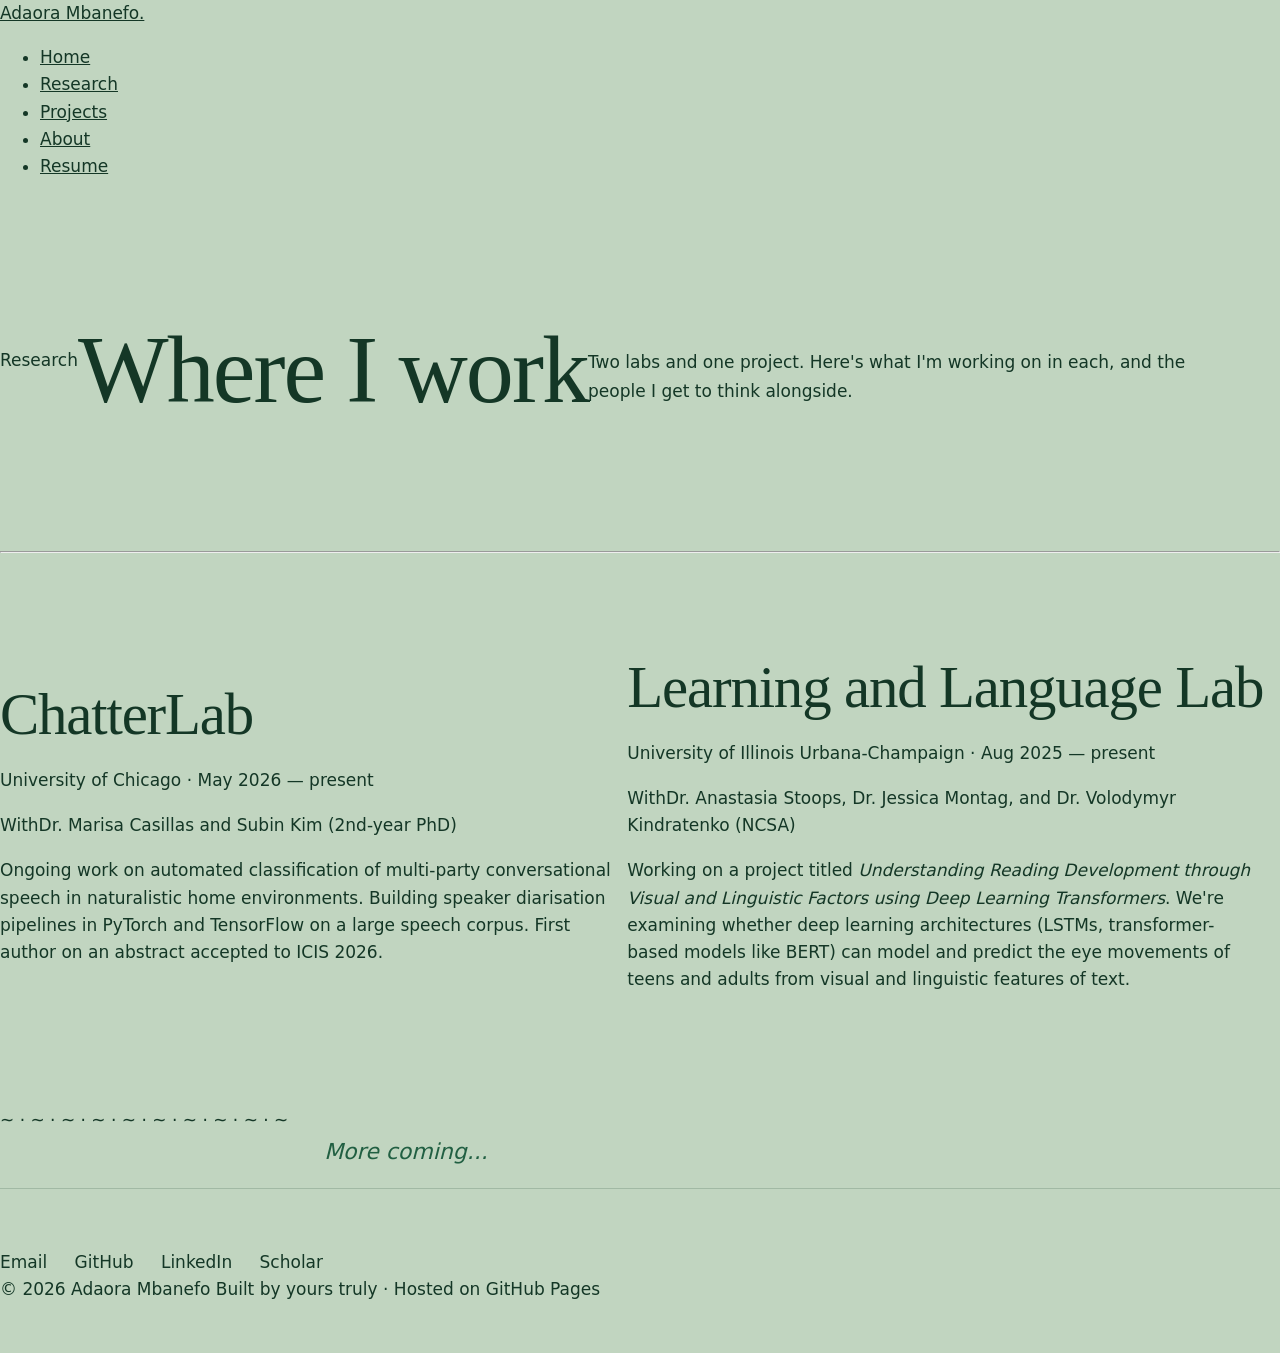
<file: research.html>
<!DOCTYPE html>
<html lang="en">
<head>
  <meta charset="UTF-8">
  <meta name="viewport" content="width=device-width, initial-scale=1.0">
  <title>Research — Adaora Mbanefo</title>
  <meta name="description" content="Adaora Mbanefo's research — labs, projects, and ongoing work in NLP, machine learning, and computational linguistics.">
  <link rel="stylesheet" type="text/css" href="style.css">
</head>
<body>

  <header>
    <div class="nav-inner">
      <a href="index.html" class="brand">Adaora Mbanefo<span class="dot">.</span></a>
      <nav>
        <ul>
          <li><a href="index.html">Home</a></li>
          <li><a href="research.html" class="active">Research</a></li>
          <li><a href="projects.html">Projects</a></li>
          <li><a href="about.html">About</a></li>
          <li><a href="resume.html">Resume</a></li>
        </ul>
      </nav>
    </div>
  </header>

  <main>

    <section class="reveal">
      <p class="eyebrow">Research</p>
      <h1 style="font-size: clamp(48px, 9vw, 96px);">Where I <span class="accent">work</span></h1>
      <p style="max-width: 640px; margin-top: 32px; font-size: 17px; line-height: 1.7;">
        Two labs and one project. Here's what I'm working on in each, and
        the people I get to think alongside.
      </p>
    </section>

    <hr class="divider">

    <!-- ============= RESEARCH ENTRIES ============= -->
    <section class="research-entries">

      <article class="research-entry">
        <h2>ChatterLab</h2>
        <p class="research-affiliation">University of Chicago &middot; May 2026 — present</p>
        <p class="research-people"><span class="with-label">With</span>Dr. Marisa Casillas and Subin Kim (2nd-year PhD)</p>
        <p>Ongoing work on automated classification of multi-party conversational speech in naturalistic home environments. Building speaker diarisation pipelines in PyTorch and TensorFlow on a large speech corpus. First author on an abstract accepted to ICIS 2026.</p>
      </article>

      <article class="research-entry">
        <h2>Learning and Language Lab</h2>
        <p class="research-affiliation">University of Illinois Urbana-Champaign &middot; Aug 2025 — present</p>
        <p class="research-people"><span class="with-label">With</span>Dr. Anastasia Stoops, Dr. Jessica Montag, and Dr. Volodymyr Kindratenko (NCSA)</p>
        <p>Working on a project titled <em>Understanding Reading Development through Visual and Linguistic Factors using Deep Learning Transformers</em>. We're examining whether deep learning architectures (LSTMs, transformer-based models like BERT) can model and predict the eye movements of teens and adults from visual and linguistic features of text.</p>
      </article>

    </section>

    <div class="ascii-rule">~ &middot; ~ &middot; ~ &middot; ~ &middot; ~ &middot; ~ &middot; ~ &middot; ~ &middot; ~ &middot; ~</div>

    <p style="text-align:center; font-family: var(--serif); font-size: 22px; font-style: italic; color: var(--forest);">
      More coming...
    </p>

  </main>

  <footer>
    <div class="footer-inner">
      <div>
        <div class="footer-links">
          <a href="mailto:adaorambanefo@gmail.com">Email</a>
          <a href="https://github.com/" target="_blank" rel="noopener">GitHub</a>
          <a href="https://www.linkedin.com/" target="_blank" rel="noopener">LinkedIn</a>
          <a href="https://scholar.google.com/" target="_blank" rel="noopener">Scholar</a>
        </div>
      </div>
      <div class="footer-copy">
        <span>&copy; 2026 Adaora Mbanefo</span>
        <span>Built by yours truly &middot; Hosted on GitHub Pages</span>
      </div>
    </div>
  </footer>

  <script src="script.js" defer></script>
</body>
</html>
</file>
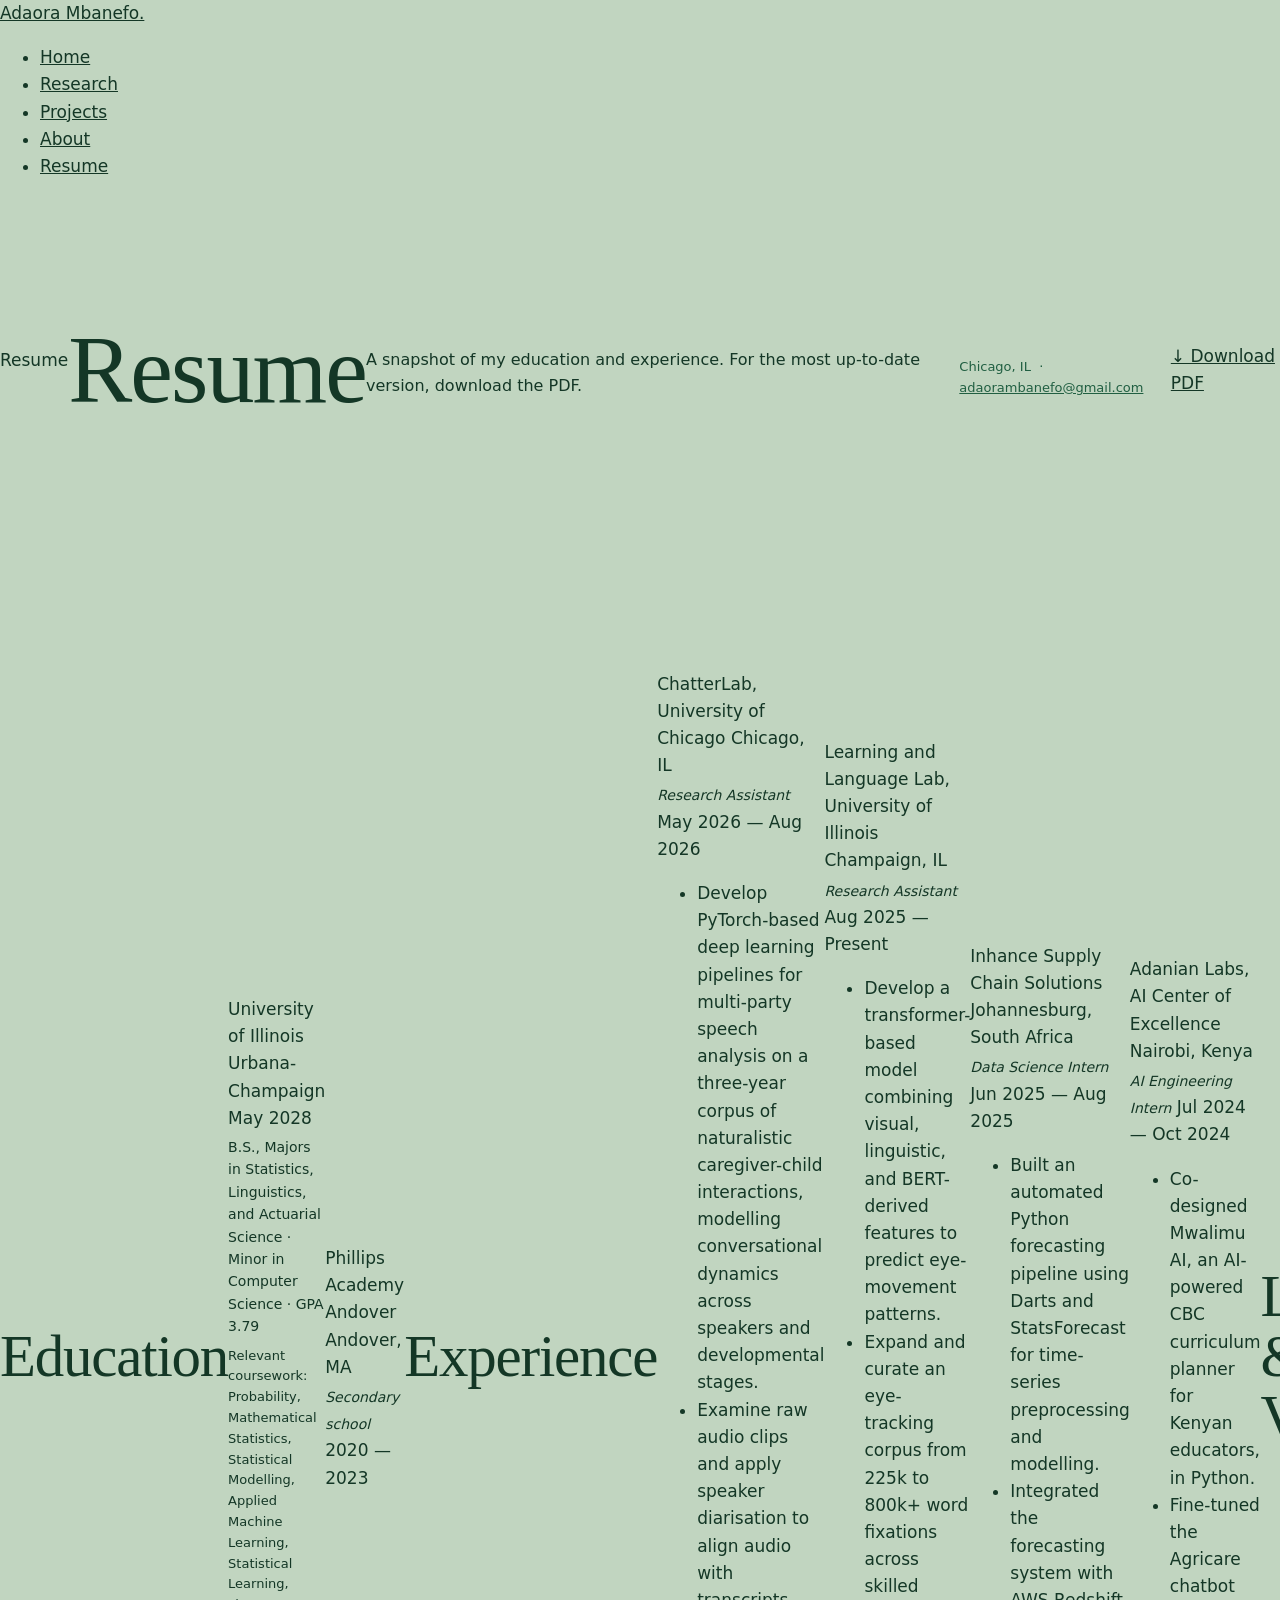
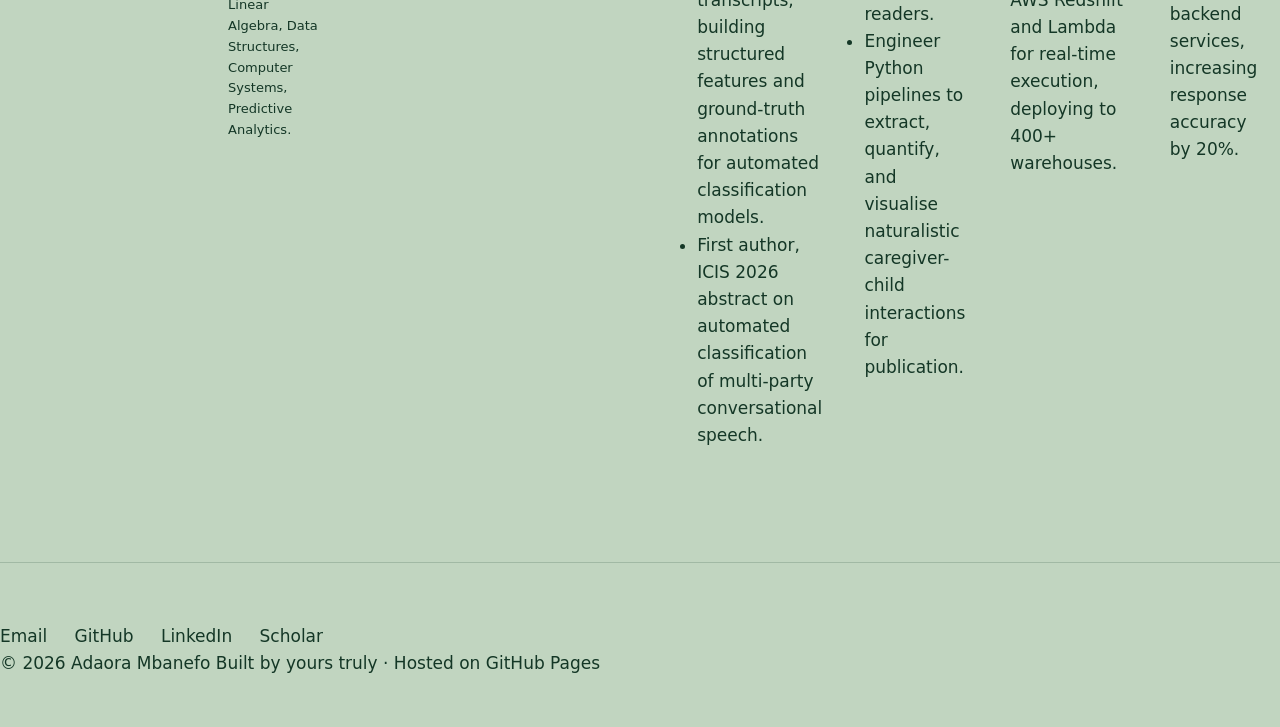
<file: resume.html>
<!DOCTYPE html>
<html lang="en">
<head>
  <meta charset="UTF-8">
  <meta name="viewport" content="width=device-width, initial-scale=1.0">
  <title>Resume — Adaora Mbanefo</title>
  <meta name="description" content="Resume of Adaora Mbanefo, an undergraduate at UIUC interested in NLP, machine learning, AI engineering, and quant trading.">
  <link rel="stylesheet" type="text/css" href="style.css">
</head>
<body>

  <header>
    <div class="nav-inner">
      <a href="index.html" class="brand">Adaora Mbanefo<span class="dot">.</span></a>
      <nav>
        <ul>
          <li><a href="index.html">Home</a></li>
          <li><a href="research.html">Research</a></li>
          <li><a href="projects.html">Projects</a></li>
          <li><a href="about.html">About</a></li>
          <li><a href="resume.html" class="active">Resume</a></li>
        </ul>
      </nav>
    </div>
  </header>

  <main>

    <section class="reveal" style="margin-bottom: 32px;">
      <p class="eyebrow">Resume</p>
      <h1 style="font-size: clamp(48px, 9vw, 96px);"><span class="accent">Resume</span></h1>
      <p style="margin-top: 24px; max-width: 600px; font-size: 16px;">
        A snapshot of my education and experience. For the most up-to-date
        version, download the PDF.
      </p>
      <div style="margin-top: 16px; font-family: var(--mono); font-size: 13px; color: var(--forest);">
        Chicago, IL &nbsp;&middot;&nbsp; <a href="mailto:adaorambanefo@gmail.com">adaorambanefo@gmail.com</a>
      </div>
      <a href="resume.pdf" class="download" download>↓ Download PDF</a>
    </section>

    <section class="resume">

      <!-- ============= EDUCATION ============= -->
      <h2>Education</h2>
      <div class="resume-item">
        <div class="row">
          <span class="role">University of Illinois Urbana-Champaign</span>
          <span class="when">May 2028</span>
        </div>
        <div style="margin: 4px 0 8px; font-size: 14px;">
          B.S., Majors in Statistics, Linguistics, and Actuarial Science &middot; Minor in Computer Science &middot; GPA 3.79
        </div>
        <p style="margin: 6px 0 0; font-size: 13px;">
          Relevant coursework: Probability, Mathematical Statistics, Statistical Modelling, Applied Machine Learning, Statistical Learning, Linear Algebra, Data Structures, Computer Systems, Predictive Analytics.
        </p>
      </div>

      <div class="resume-item">
        <div class="row">
          <span class="role">Phillips Academy Andover</span>
          <span class="when">Andover, MA</span>
        </div>
        <div class="row" style="margin-top: 2px;">
          <span style="font-style: italic; font-size: 14px;">Secondary school</span>
          <span class="when">2020 — 2023</span>
        </div>
      </div>

      <!-- ============= EXPERIENCE ============= -->
      <h2>Experience</h2>

      <div class="resume-item">
        <div class="row">
          <span class="role">ChatterLab, University of Chicago</span>
          <span class="when">Chicago, IL</span>
        </div>
        <div class="row" style="margin-top: 2px;">
          <span style="font-style: italic; font-size: 14px;">Research Assistant</span>
          <span class="when">May 2026 — Aug 2026</span>
        </div>
        <ul>
          <li>Develop PyTorch-based deep learning pipelines for multi-party speech analysis on a three-year corpus of naturalistic caregiver-child interactions, modelling conversational dynamics across speakers and developmental stages.</li>
          <li>Examine raw audio clips and apply speaker diarisation to align audio with transcripts, building structured features and ground-truth annotations for automated classification models.</li>
          <li>First author, ICIS 2026 abstract on automated classification of multi-party conversational speech.</li>
        </ul>
      </div>

      <div class="resume-item">
        <div class="row">
          <span class="role">Learning and Language Lab, University of Illinois</span>
          <span class="when">Champaign, IL</span>
        </div>
        <div class="row" style="margin-top: 2px;">
          <span style="font-style: italic; font-size: 14px;">Research Assistant</span>
          <span class="when">Aug 2025 — Present</span>
        </div>
        <ul>
          <li>Develop a transformer-based model combining visual, linguistic, and BERT-derived features to predict eye-movement patterns.</li>
          <li>Expand and curate an eye-tracking corpus from 225k to 800k+ word fixations across skilled readers.</li>
          <li>Engineer Python pipelines to extract, quantify, and visualise naturalistic caregiver-child interactions for publication.</li>
        </ul>
      </div>

      <div class="resume-item">
        <div class="row">
          <span class="role">Inhance Supply Chain Solutions</span>
          <span class="when">Johannesburg, South Africa</span>
        </div>
        <div class="row" style="margin-top: 2px;">
          <span style="font-style: italic; font-size: 14px;">Data Science Intern</span>
          <span class="when">Jun 2025 — Aug 2025</span>
        </div>
        <ul>
          <li>Built an automated Python forecasting pipeline using Darts and StatsForecast for time-series preprocessing and modelling.</li>
          <li>Integrated the forecasting system with AWS Redshift and Lambda for real-time execution, deploying to 400+ warehouses.</li>
        </ul>
      </div>

      <div class="resume-item">
        <div class="row">
          <span class="role">Adanian Labs, AI Center of Excellence</span>
          <span class="when">Nairobi, Kenya</span>
        </div>
        <div class="row" style="margin-top: 2px;">
          <span style="font-style: italic; font-size: 14px;">AI Engineering Intern</span>
          <span class="when">Jul 2024 — Oct 2024</span>
        </div>
        <ul>
          <li>Co-designed Mwalimu AI, an AI-powered CBC curriculum planner for Kenyan educators, in Python.</li>
          <li>Fine-tuned the Agricare chatbot backend services, increasing response accuracy by 20%.</li>
        </ul>
      </div>

      <!-- ============= LEADERSHIP & VOLUNTEERING ============= -->
      <h2>Leadership &amp; Volunteering</h2>

      <div class="resume-item">
        <div class="row">
          <span class="role">Littafin Fasaha</span>
          <span class="when">Remote</span>
        </div>
        <div class="row" style="margin-top: 2px;">
          <span style="font-style: italic; font-size: 14px;">Learning Engine &amp; Interactive Coding Contributor</span>
          <span class="when">Mar 2026 — Present</span>
        </div>
        <ul>
          <li>Fine-tune large language models to deliver interactive computer science instruction in Hausa and other underrepresented African languages.</li>
          <li>Develop frontend components that integrate model outputs with the user-facing interface, walking students through coding exercises interactively.</li>
        </ul>
      </div>

      <div class="resume-item">
        <div class="row">
          <span class="role">NCSA Research Conference Committee</span>
          <span class="when">Champaign, IL</span>
        </div>
        <div class="row" style="margin-top: 2px;">
          <span style="font-style: italic; font-size: 14px;">Industry Networking Lead</span>
          <span class="when">Oct 2025 — Apr 2026</span>
        </div>
        <ul>
          <li>Coordinated with the NCSA Industry Program and university partners to identify and invite industry participants.</li>
          <li>Developed panel questions to align with the 2026 conference theme.</li>
          <li>Moderated and led industry panel discussions, facilitating structured and professional dialogue.</li>
        </ul>
      </div>

      <div class="resume-item">
        <div class="row">
          <span class="role">HM Pitje Foundation</span>
          <span class="when">Johannesburg, South Africa</span>
        </div>
        <div class="row" style="margin-top: 2px;">
          <span style="font-style: italic; font-size: 14px;">Project Manager &middot; Advisory Board &middot; Volunteer</span>
          <span class="when">Jul 2022 — Present</span>
        </div>
        <ul>
          <li>Organised book drives raising $3,000+ and supporting digital skills training for 500+ youth in Soshanguve.</li>
        </ul>
      </div>

      <!-- ============= SKILLS ============= -->
      <h2>Skills</h2>
      <div class="resume-item">
        <ul>
          <li><strong>Technical:</strong> Python, C++, C, Java, PyTorch, TensorFlow, NumPy, Pandas, Scikit-learn, Hugging Face, Git, Swift, Flutter, Dart, Excel</li>
          <li><strong>Languages:</strong> English (fluent), French (fluent), Sesotho (fluent), Mandarin (intermediate)</li>
        </ul>
      </div>

      <p style="margin-top: 32px; font-size: 13px; color: var(--forest); font-style: italic;">
        Last updated: June 2026.
      </p>

    </section>

  </main>

  <footer>
    <div class="footer-inner">
      <div>
        <div class="footer-links">
          <a href="mailto:adaorambanefo@gmail.com">Email</a>
          <a href="https://github.com/" target="_blank" rel="noopener">GitHub</a>
          <a href="https://www.linkedin.com/" target="_blank" rel="noopener">LinkedIn</a>
          <a href="https://scholar.google.com/" target="_blank" rel="noopener">Scholar</a>
        </div>
      </div>
      <div class="footer-copy">
        <span>&copy; 2026 Adaora Mbanefo</span>
        <span>Built by yours truly &middot; Hosted on GitHub Pages</span>
      </div>
    </div>
  </footer>

  <script src="script.js" defer></script>
</body>
</html>
</file>
<file: style.css>
/* adaorambanefo.com — shared styles */
:root{
  --sage:#c1d5c0;--sage-deep:#aec3ad;--forest:#215f42;--ink:#143726;
  --cream:#faf5e6;--mustard:#c98e1a;--rust:#b8552c;
  --display:'Fraunces',Georgia,serif;--sans:'Space Grotesk',system-ui,sans-serif;
  --maxw:1280px;
}
*{box-sizing:border-box}
html{scroll-behavior:smooth}
body{margin:0;background:var(--sage);color:var(--ink);font-family:var(--sans);font-size:17px;line-height:1.6;-webkit-font-smoothing:antialiased}
a{color:inherit}

/* floating pill nav */
.nav{position:fixed;top:18px;left:50%;transform:translateX(-50%);z-index:50;
  display:flex;align-items:center;gap:6px;padding:8px 10px 8px 18px;
  background:var(--ink);color:var(--cream);border-radius:999px;
  box-shadow:0 10px 30px rgba(20,55,38,.25);font-size:13px;letter-spacing:.02em}
.nav .brand{font-family:var(--display);font-weight:500;font-style:italic;font-size:16px;margin-right:18px;letter-spacing:0}
.nav a{text-decoration:none;padding:8px 14px;border-radius:999px;opacity:.78;transition:.2s}
.nav a:hover,.nav a.on{opacity:1;background:rgba(250,245,230,.12)}

/* layout */
.wrap{max-width:var(--maxw);margin:0 auto;padding:0 40px}
section{display:flex;align-items:center;padding:110px 0}
.hero{min-height:92vh}
.split{display:grid;grid-template-columns:1.1fr .9fr;gap:72px;align-items:center;width:100%}
.label{font-size:12px;letter-spacing:.18em;text-transform:uppercase;color:var(--rust);font-weight:600;margin:0 0 22px}
h1,h2{font-family:var(--display);font-weight:500;margin:0;letter-spacing:-.02em;font-variation-settings:'SOFT' 50,'WONK' 1}
h2{font-size:clamp(40px,4.6vw,64px);line-height:1.02;margin-bottom:28px}
p{margin:0 0 18px;max-width:58ch}
.small-link{display:inline-block;margin-top:6px;font-size:14px;font-weight:600;color:var(--forest);text-decoration:none;border-bottom:1.5px solid var(--mustard);padding-bottom:2px}

/* hero */
.hero .name{font-size:clamp(72px,9.5vw,136px);line-height:.95}
.hero .name .w{position:relative;display:inline-block;cursor:default}
.hero .name .last{color:var(--mustard);font-style:italic}
.hero .name .say{position:absolute;left:calc(100% + 22px);top:50%;transform:translate(-8px,-50%);
  font-family:var(--sans);font-size:18px;font-weight:500;letter-spacing:.02em;color:var(--rust);white-space:nowrap;
  opacity:0;transition:.3s;pointer-events:none}
.hero .name .w:hover .say{opacity:1;transform:translate(0,-50%)}
.hero .concept{font-family:var(--display);font-style:italic;font-size:clamp(20px,2vw,26px);line-height:1.4;max-width:30ch;margin:36px 0 22px;color:var(--forest)}
.hero .bio{color:var(--ink);opacity:.88}
.hero .meta{font-size:13px;letter-spacing:.14em;text-transform:uppercase;color:var(--forest);margin-bottom:30px;font-weight:500}
.hero .meta span+span::before{content:"·";margin:0 10px;opacity:.5}
.fig{width:100%;max-width:600px;justify-self:center;cursor:default}
.fig svg{width:100%;height:auto;display:block}
.fig .pose{transition:opacity .45s}.fig .pose-b{opacity:0}
.fig:hover .pose-a{opacity:0}.fig:hover .pose-b{opacity:1;transition-delay:.1s}

/* interests */
.chips{display:flex;flex-wrap:wrap;gap:10px;align-self:center}
.chip{font-size:13.5px;font-weight:500;padding:9px 15px;border-radius:999px;border:1.5px solid var(--forest);color:var(--forest);background:transparent;transition:.2s}
.chip:hover{background:var(--forest);color:var(--cream)}
.chip.hot{background:var(--mustard);border-color:var(--mustard);color:var(--ink)}
.chip.hot:hover{background:var(--ink);border-color:var(--ink);color:var(--cream)}

/* motivation */
.motiv p.quote,p.quote{font-family:var(--display);font-style:italic;font-weight:400;font-size:clamp(34px,3.6vw,50px);line-height:1.15;color:var(--forest);letter-spacing:-.015em;max-width:none;margin:0}
.quote em{font-style:normal;color:var(--ink)}
.motiv p:not(.quote){font-size:17px}

/* projects strip */
.strip{display:grid;grid-template-columns:repeat(3,1fr);gap:22px;width:100%}
.card{background:var(--cream);border-radius:18px;padding:30px 28px;min-height:230px;display:flex;flex-direction:column;justify-content:space-between;transition:.25s;text-decoration:none;color:var(--ink)}
.card:hover{transform:translateY(-4px);box-shadow:0 18px 40px rgba(20,55,38,.15)}
.card .k{font-size:12px;letter-spacing:.16em;text-transform:uppercase;color:var(--rust);font-weight:600}
.card h3{font-family:var(--display);font-weight:500;font-size:26px;margin:12px 0 8px;letter-spacing:-.01em}
.card p{font-size:15px;margin:0;opacity:.85}
.card .arrow{font-size:20px;color:var(--mustard);margin-top:18px}

/* footer */
footer{padding:60px 0 50px;border-top:1px solid rgba(20,55,38,.18)}
footer .wrap{display:flex;justify-content:space-between;align-items:flex-end;font-size:13px}
footer a{text-decoration:none;margin-right:22px;font-weight:500}
footer .sig{font-family:var(--display);font-style:italic;font-size:18px;color:var(--forest)}

/* scroll reveal */
.rv{opacity:0;transform:translateY(16px);transition:opacity .7s cubic-bezier(.2,.6,.2,1),transform .7s cubic-bezier(.2,.6,.2,1)}
.rv.in{opacity:1;transform:none}
.rv.d1{transition-delay:.08s}.rv.d2{transition-delay:.16s}.rv.d3{transition-delay:.24s}

@media (max-width:900px){.split{grid-template-columns:1fr;gap:40px}.fig{display:none}.strip{grid-template-columns:1fr}section{min-height:auto;padding:90px 0}.nav .brand{display:none}}

/* --- round 2 --- */
.say-line{font-family:var(--sans);font-size:15px;letter-spacing:.06em;color:var(--rust);margin:18px 0 0;font-weight:500}
.say-line .dot{margin:0 10px;opacity:.5}
.hero .name .say{display:none}

/* display italic -> cleaner */
.hero .concept{font-family:var(--display);font-style:normal;font-weight:300;font-variation-settings:'SOFT' 0,'WONK' 0;font-size:clamp(22px,2.1vw,28px);line-height:1.35;color:var(--ink);max-width:28ch;margin:30px 0 20px}
.motiv p.quote,p.quote{font-style:normal;font-weight:300;font-variation-settings:'SOFT' 0,'WONK' 0;color:var(--cream);line-height:1.12}
.motiv p.quote em{font-weight:500;color:var(--mustard)}

/* motivation: quote sits on a forest block */
.motiv .qblock{background:var(--forest);border-radius:22px;padding:44px 40px;align-self:stretch;display:flex;flex-direction:column;justify-content:center}
.motiv .qblock .label{color:var(--mustard)}

/* alternating bands */
section.band{background:var(--cream)}
section.band .chip{border-color:var(--forest)}

/* chips: scatter + livelier hover */
.chips{gap:12px 10px;padding:8px 0}
.chip{transition:transform .2s cubic-bezier(.2,.8,.2,1),background .2s,border-color .2s,box-shadow .2s}
.chip:nth-child(3n+1){transform:rotate(-1.2deg)}.chip:nth-child(3n+2){transform:rotate(.9deg) translateY(3px)}.chip:nth-child(3n){transform:rotate(-.4deg) translateY(-2px)}
.chip:hover{transform:translateY(-4px) rotate(0);background:var(--cream);border-color:var(--mustard);box-shadow:0 8px 18px rgba(20,55,38,.18);color:var(--ink)}
.chip.hot:hover{background:var(--mustard);border-color:var(--ink);color:var(--ink)}

/* spacing */
.label{margin-bottom:14px}
h2{margin-bottom:22px}
.split{gap:56px}
section{padding:96px 0}

/* "me" annotation on the figure */
.fig{position:relative}
.me-note{position:absolute;left:6%;top:-13%;display:flex;align-items:flex-start;gap:6px;pointer-events:none;z-index:2}
.me-note span{font-family:var(--display);font-style:italic;font-size:24px;color:var(--rust);line-height:1;margin-top:12px;white-space:nowrap}
.me-note span small{font-family:var(--sans);font-style:normal;font-size:12px;letter-spacing:.08em;text-transform:uppercase;font-weight:600;opacity:.85;margin-left:4px}
.me-note .squig{width:90px;height:70px;margin-top:14px}
.me-note .squig path{stroke-dasharray:160;stroke-dashoffset:160;animation:draw 1.1s .9s ease-out forwards}
.me-note .squig path+path{stroke-dasharray:40;stroke-dashoffset:40;animation:draw .35s 1.9s ease-out forwards}
@keyframes draw{to{stroke-dashoffset:0}}

/* word strip */
.wordrow{width:100%;display:grid;grid-template-columns:minmax(260px,auto) 1fr auto;gap:56px;align-items:center}
.wordrow .wdef{font-size:17px;margin:0;max-width:36ch}
.wordrow .wword{font-family:var(--display);font-weight:300;font-size:clamp(40px,4.6vw,64px);line-height:1;color:var(--forest);letter-spacing:-.02em;text-align:left}
.wordrow .wword em{display:block;font-family:var(--sans);font-style:normal;font-size:13px;letter-spacing:.14em;text-transform:uppercase;color:var(--rust);font-weight:600;margin-top:10px}
.wordrow .wlinks{display:flex;flex-direction:column;gap:12px;align-items:flex-start}
.wordrow .again{background:none;border:1.5px solid var(--forest);color:var(--forest);border-radius:999px;padding:7px 13px;font:600 13px var(--sans);cursor:pointer;transition:.2s}
.wordrow .again:hover{background:var(--forest);color:var(--cream)}
@media(max-width:900px){.wordrow{grid-template-columns:1fr}.wordrow .wword{text-align:left}.me-note{display:none}}
</file>
